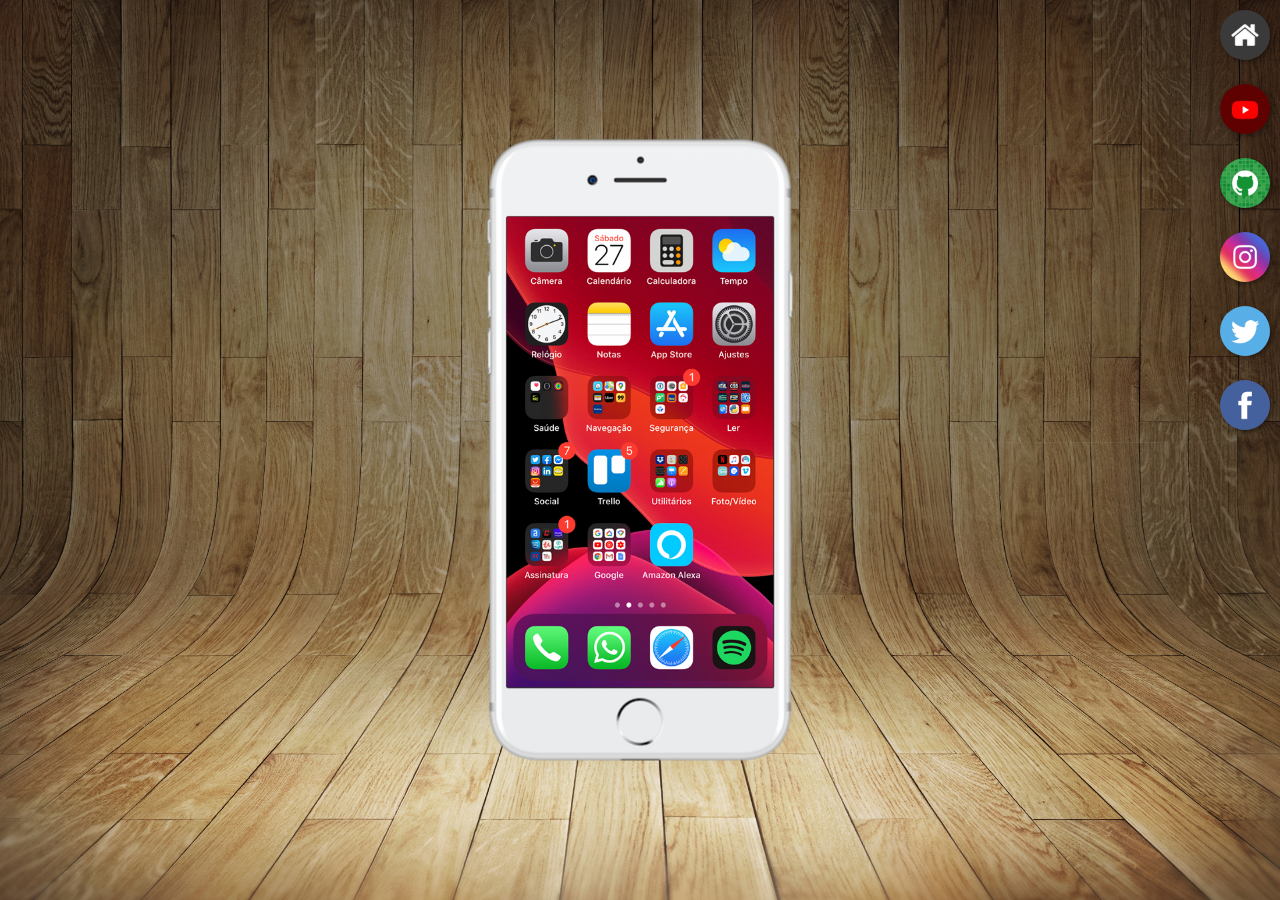
<file: index.html>
<!DOCTYPE html>
<html lang="pt-br">

<head>
    <meta charset="UTF-8">
    <meta name="viewport" content="width=device-width, initial-scale=1.0">
    <link rel="shortcut icon" href="favicon.ico" type="image/x-icon">
    <link rel="stylesheet" href="estilos/style.css">
    <title>Projeto Redes Sociais</title>
</head>

<body>

    <main>
        <section id="telefone">
            <iframe src="home.html" name="tela" id="tela" frameborder="0"></iframe>

        </section>
        <section id="redes-sociais">
            <a href="home.html" target="tela"><img src="imagens/logo-home.jpg" alt="home"></a> <br>
            <a href="youtube.html" target="tela"><img src="imagens/logo-youtube.jpg" alt="youtube"></a> <br>
            <a href="github.html" target="tela"><img src="imagens/logo-github.jpg" alt="github"></a> <br>
            <a href="instagram.html" target="tela"><img src="imagens/logo-instagram.jpg" alt="instagram"></a> <br>
            <a href="twitter.html" target="tela"><img src="imagens/logo-twitter.jpg" alt="twitter"></a> <br>
            <a href="facebook.html" target="tela"><img src="imagens/logo-facebook.jpg" alt="facebook"></a> <br>
        </section>
    </main>

</body>

</html>
</file>
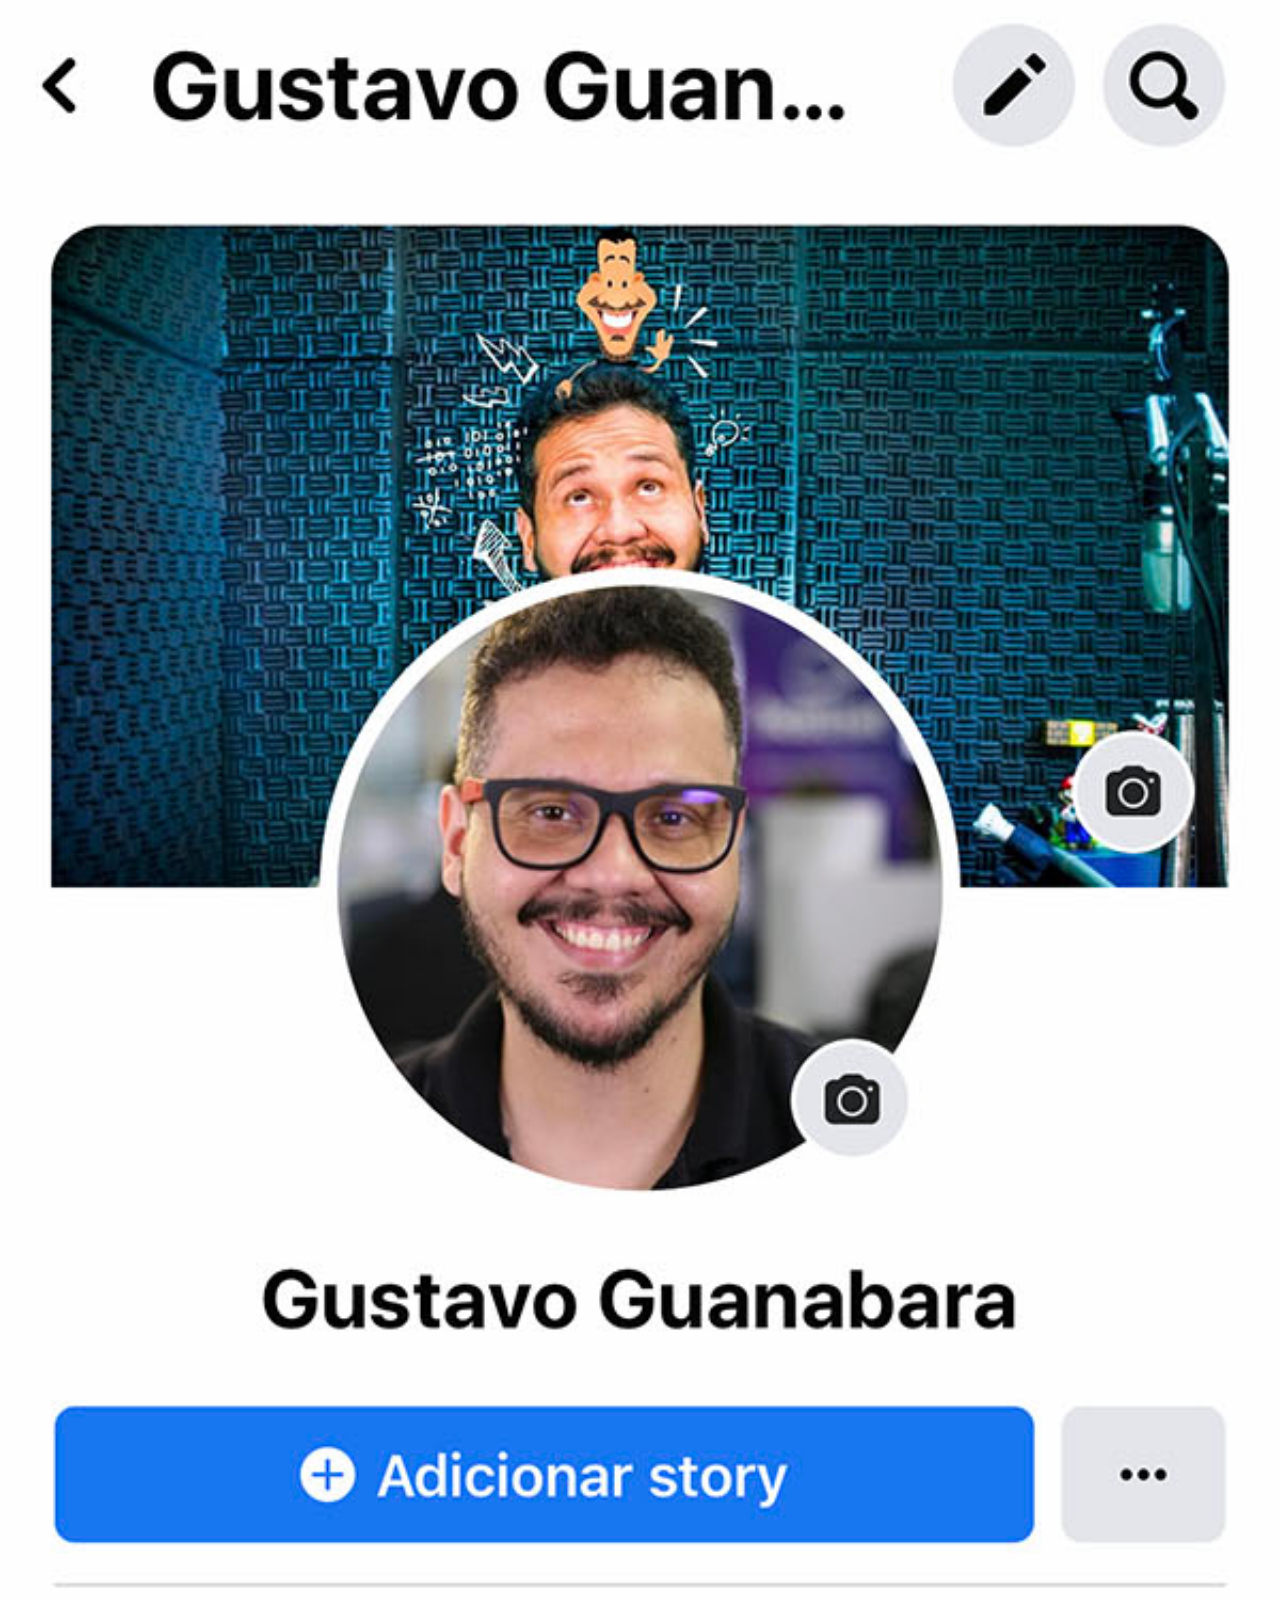
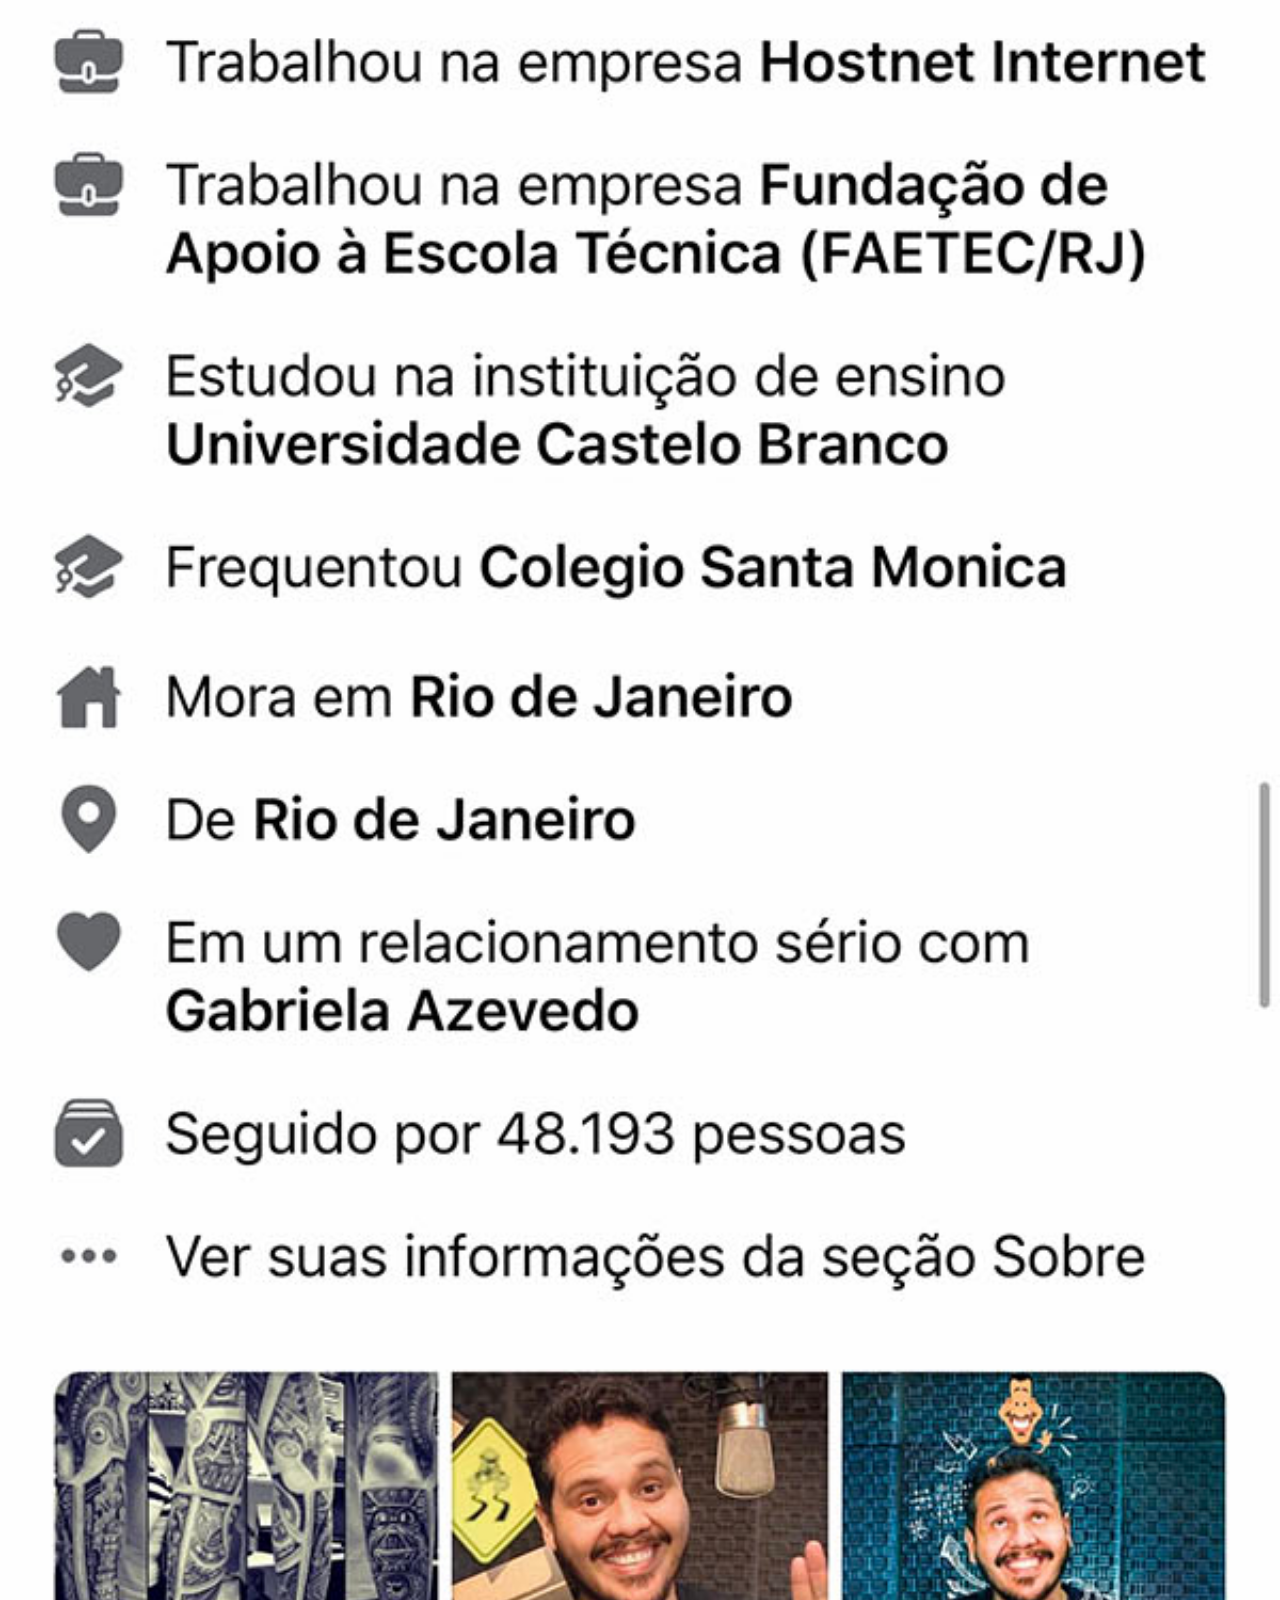
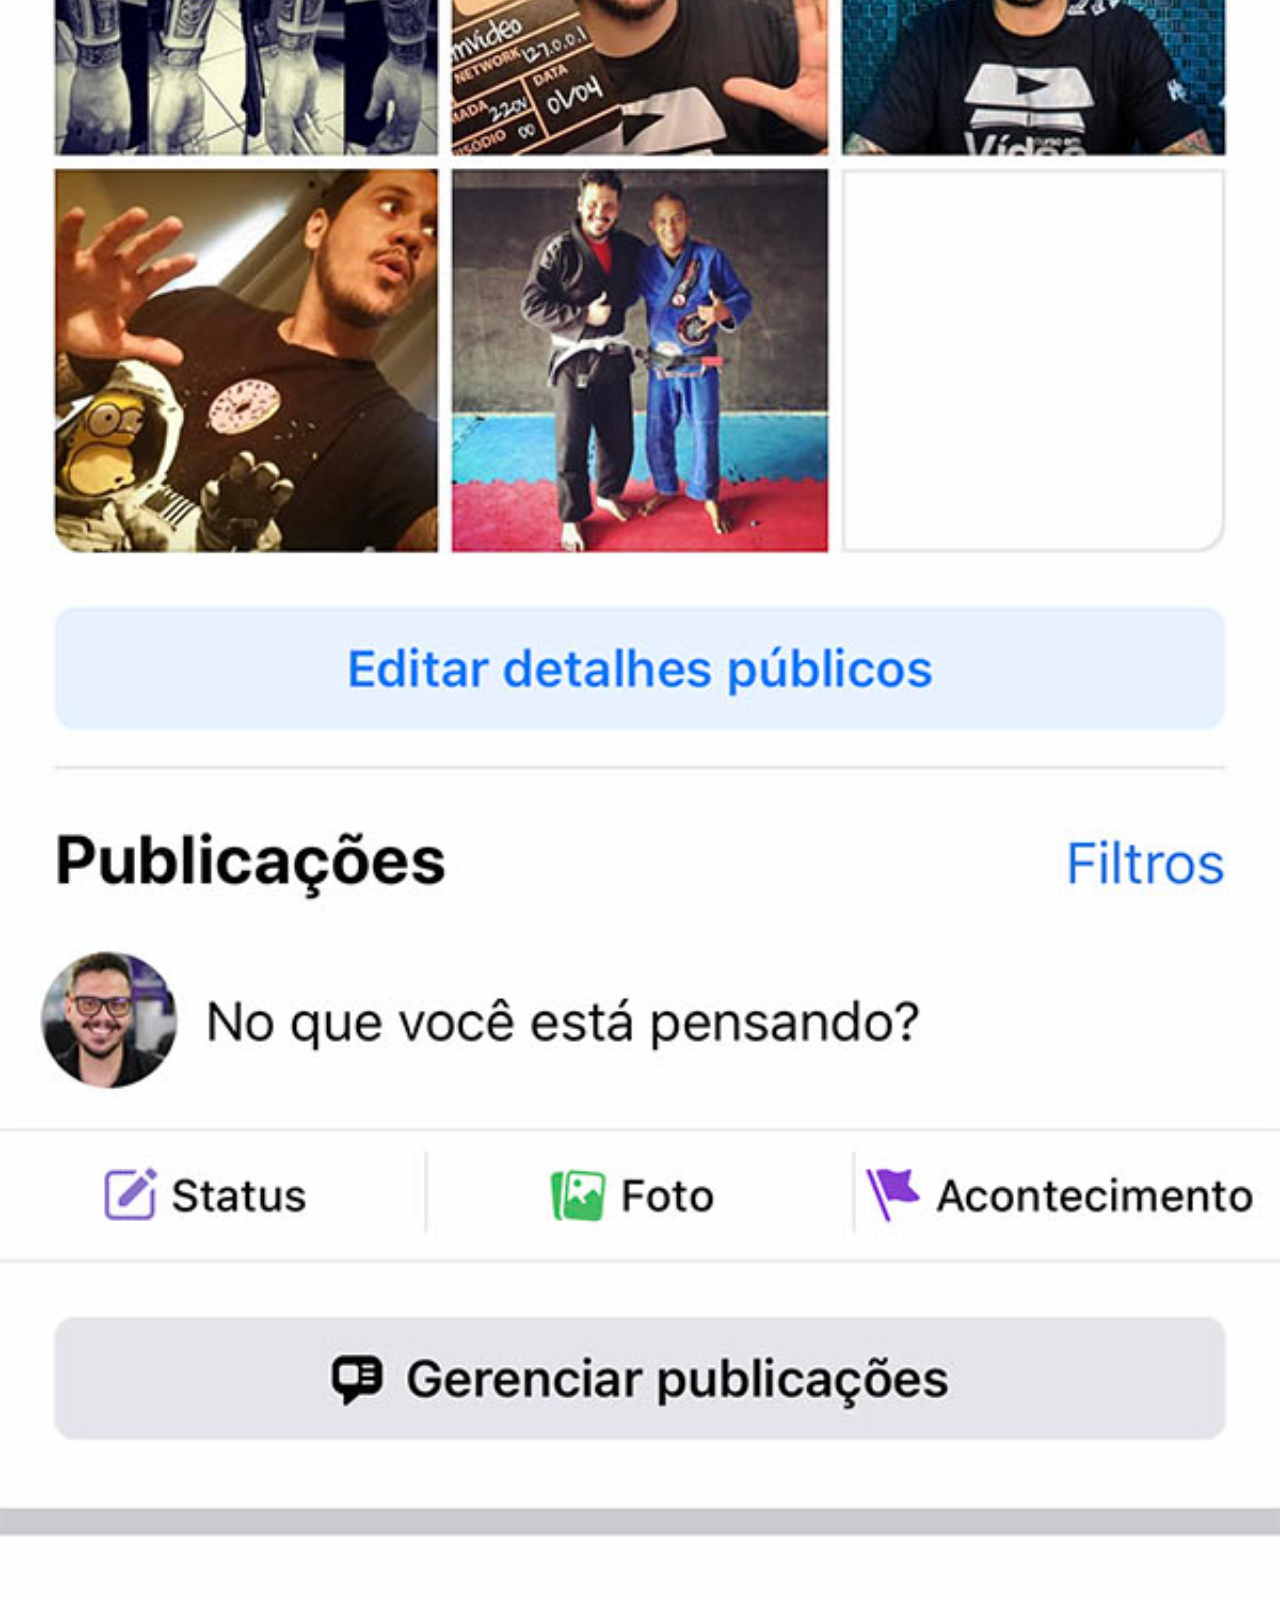
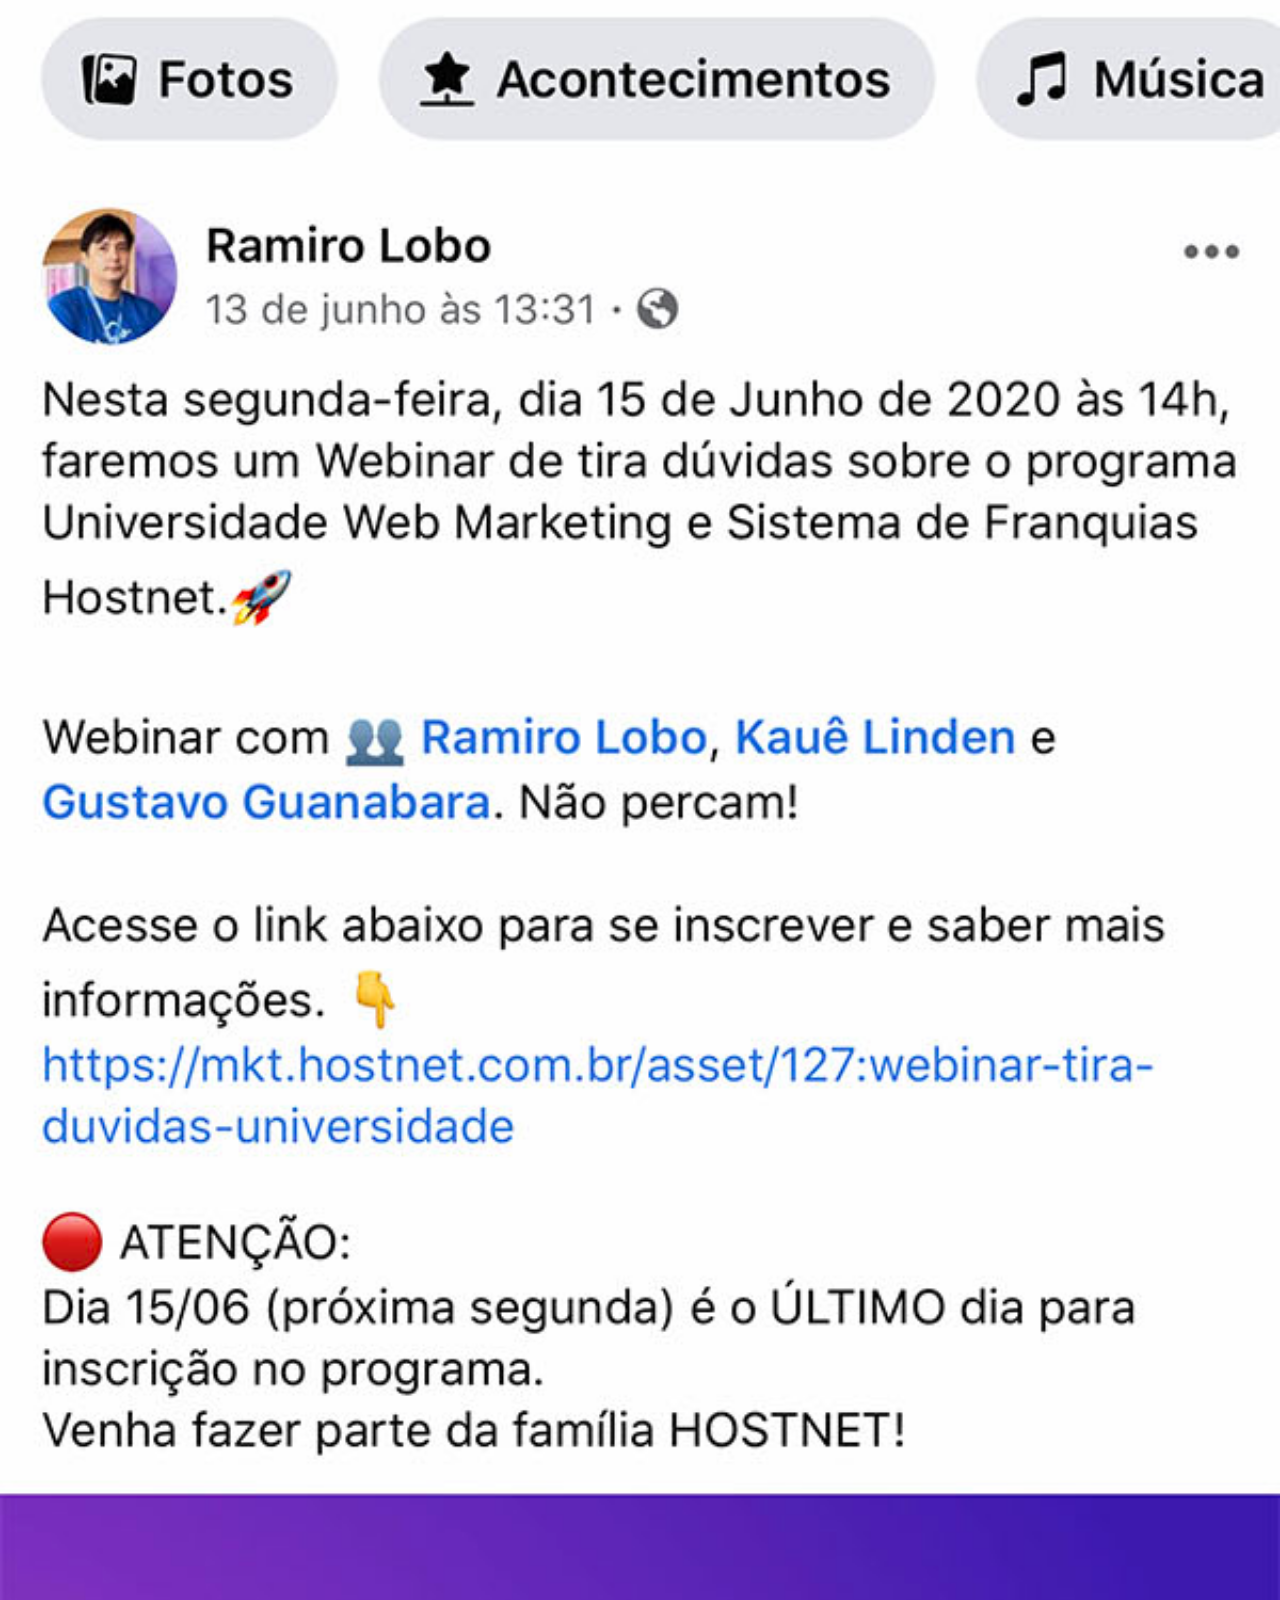
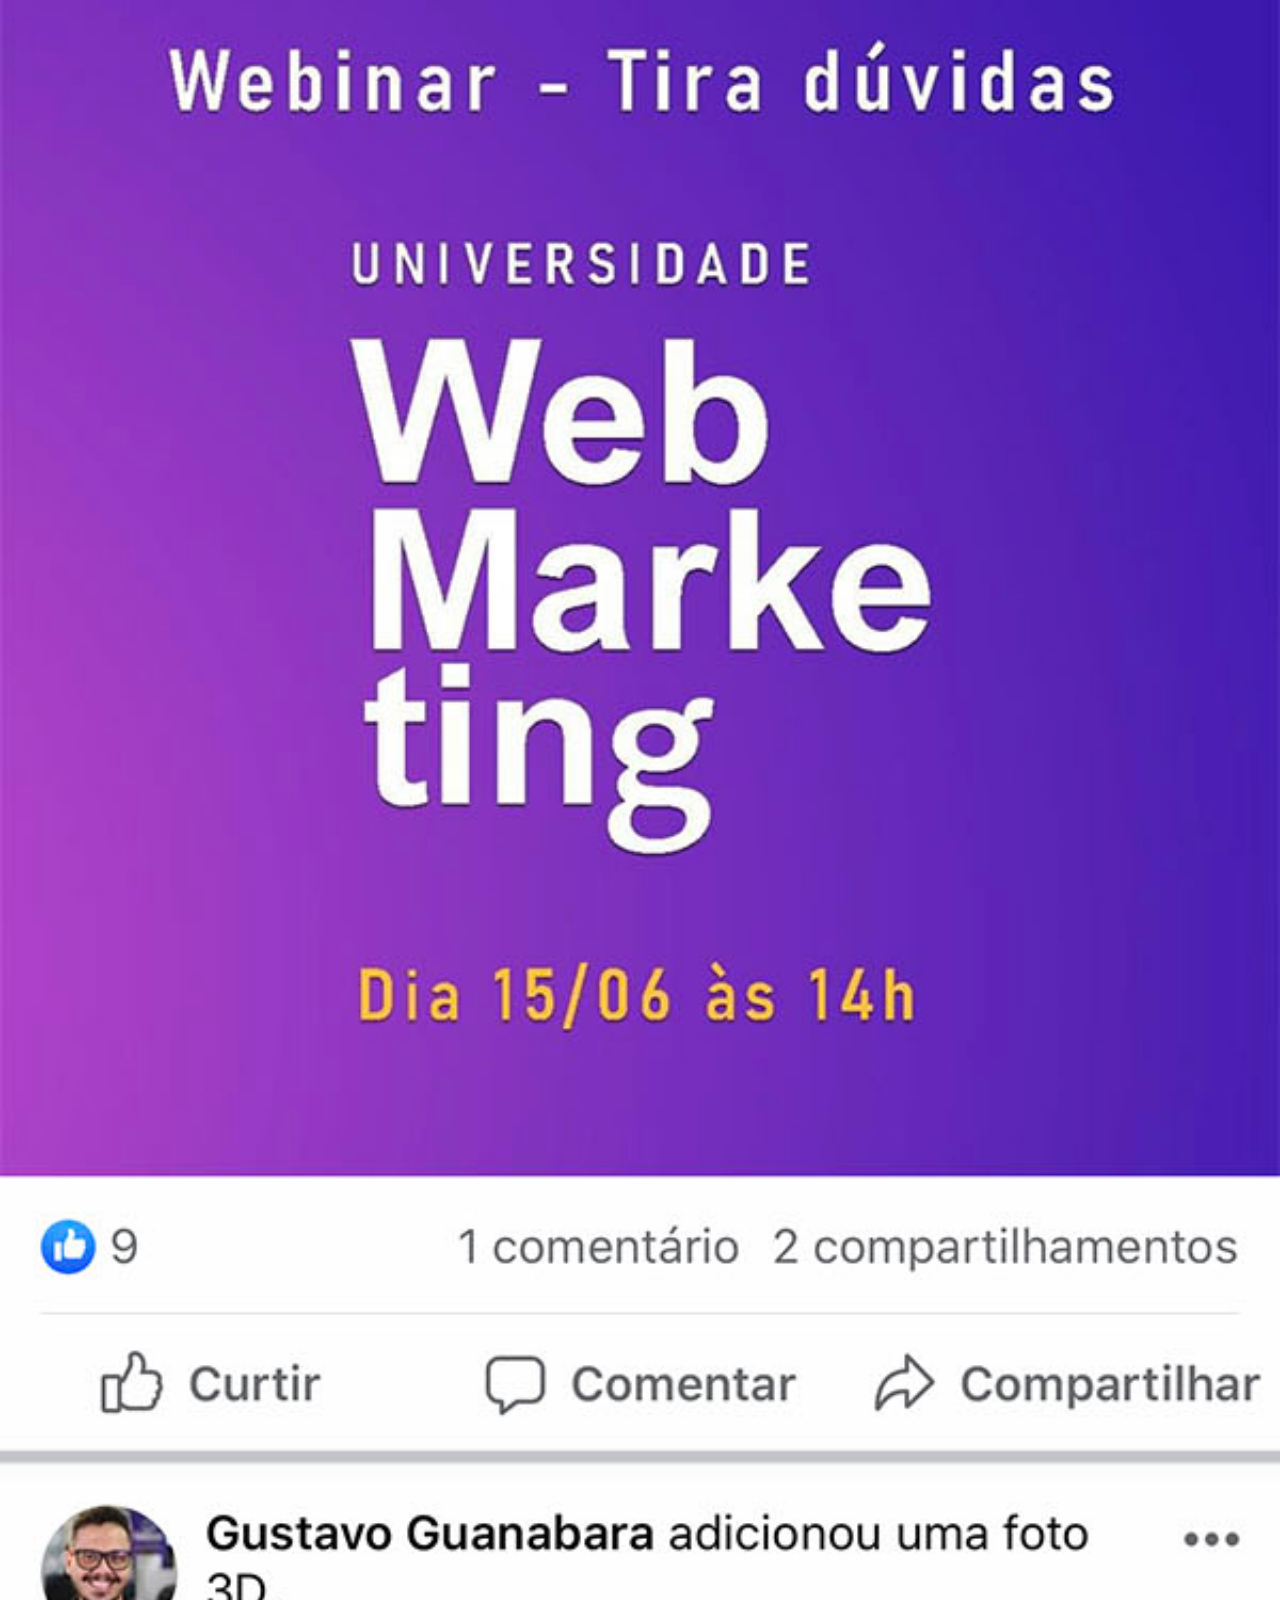
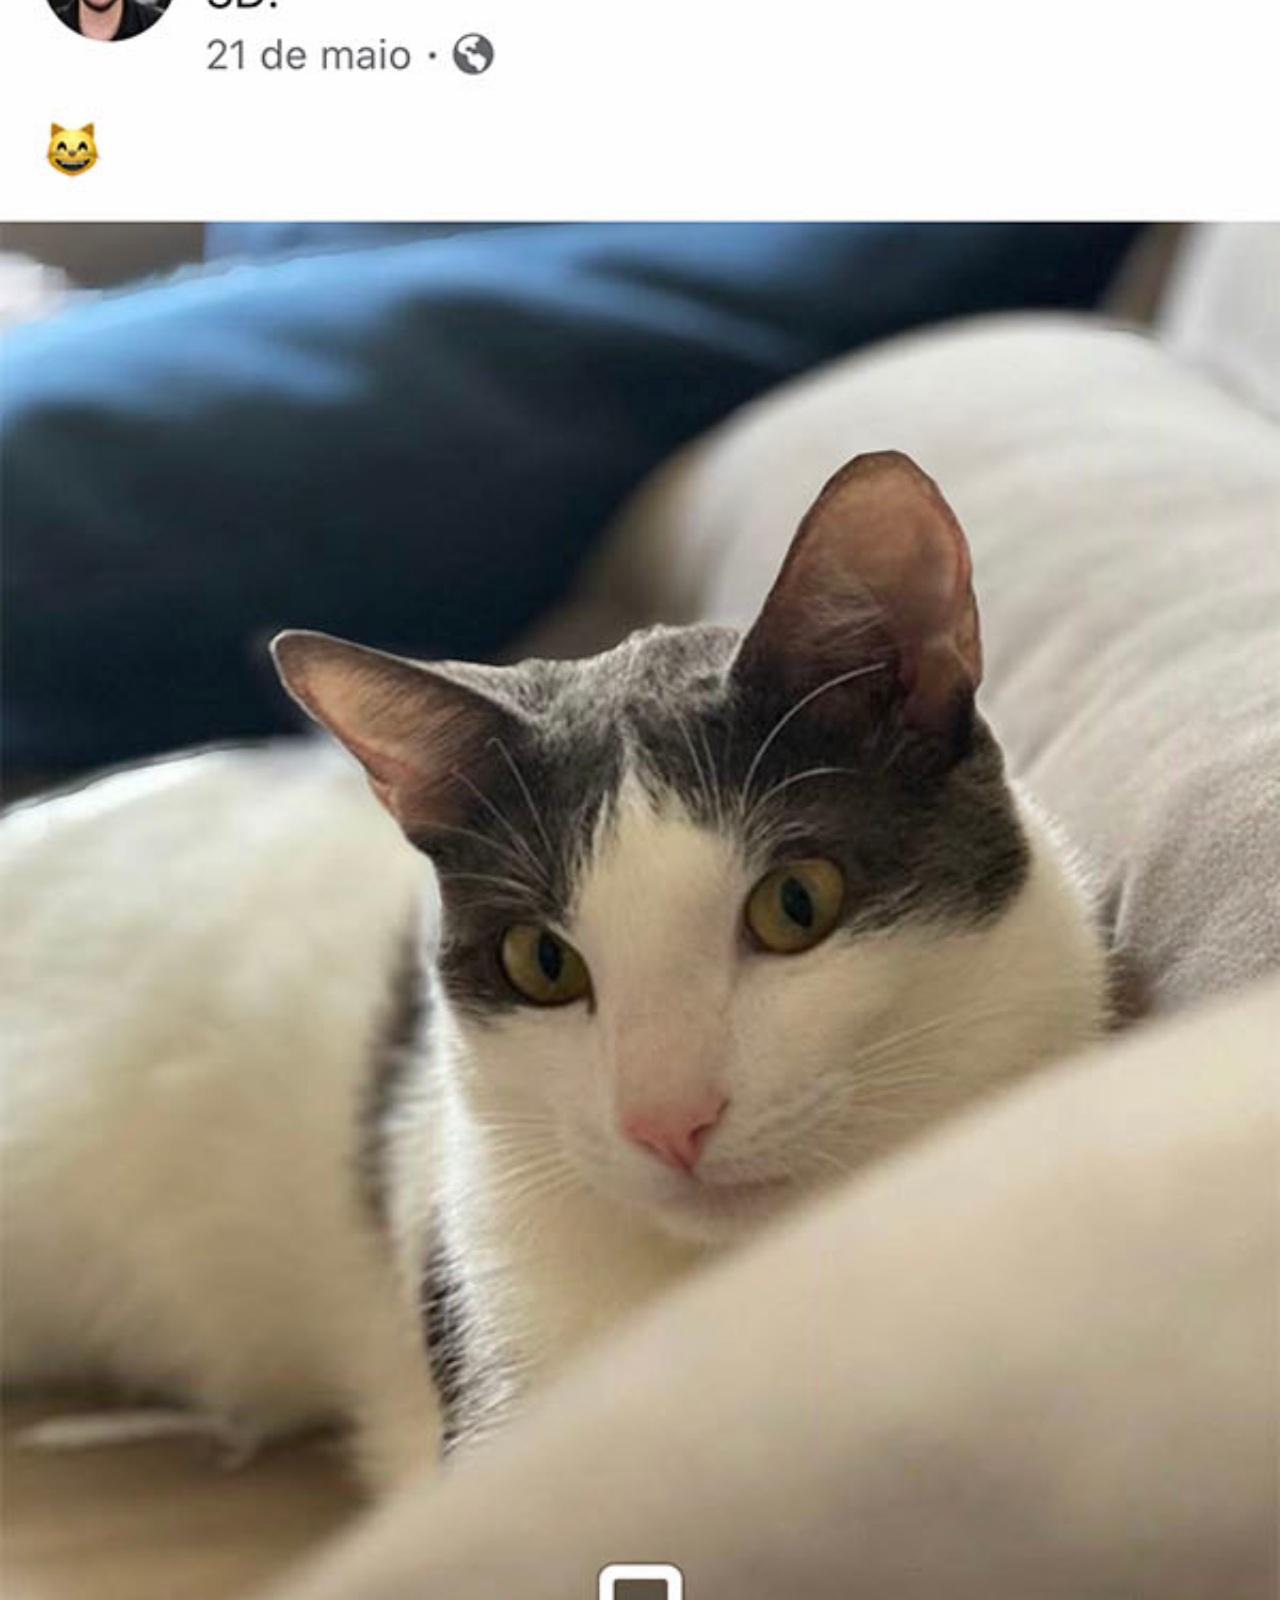
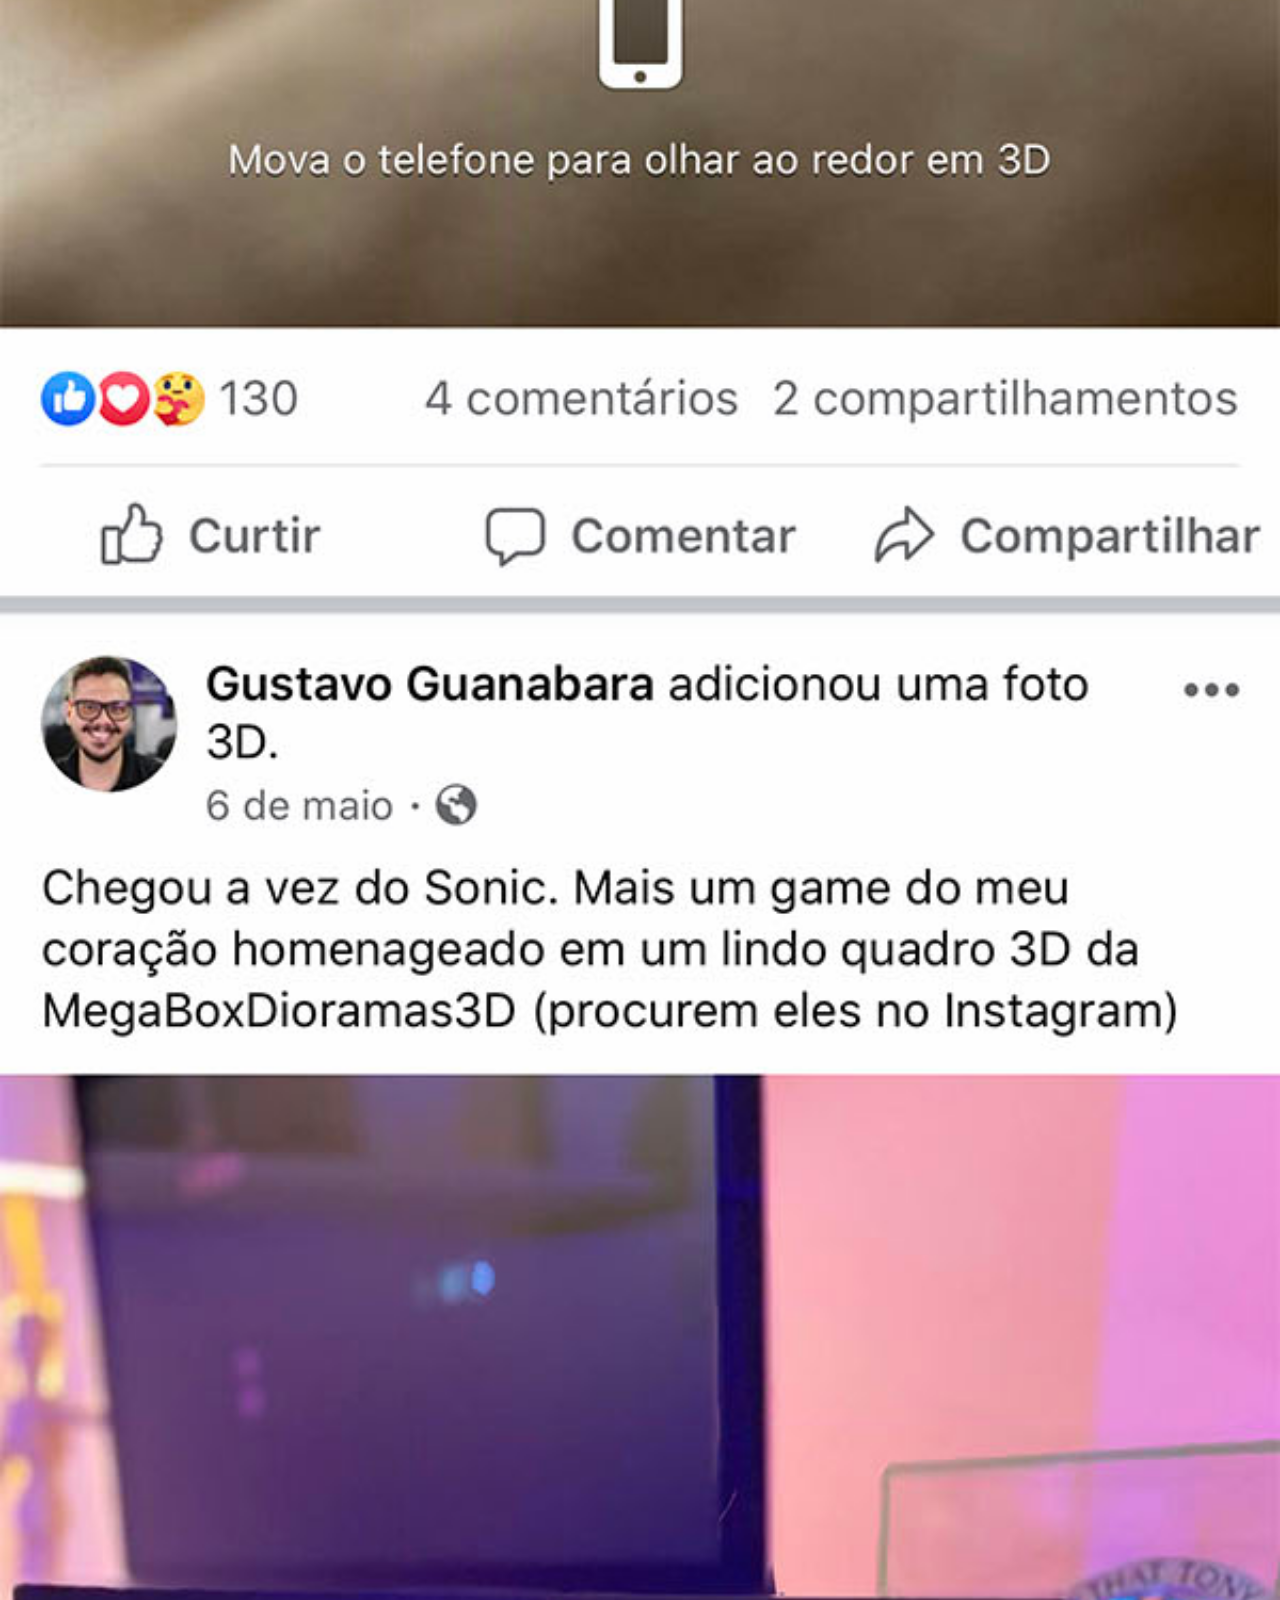
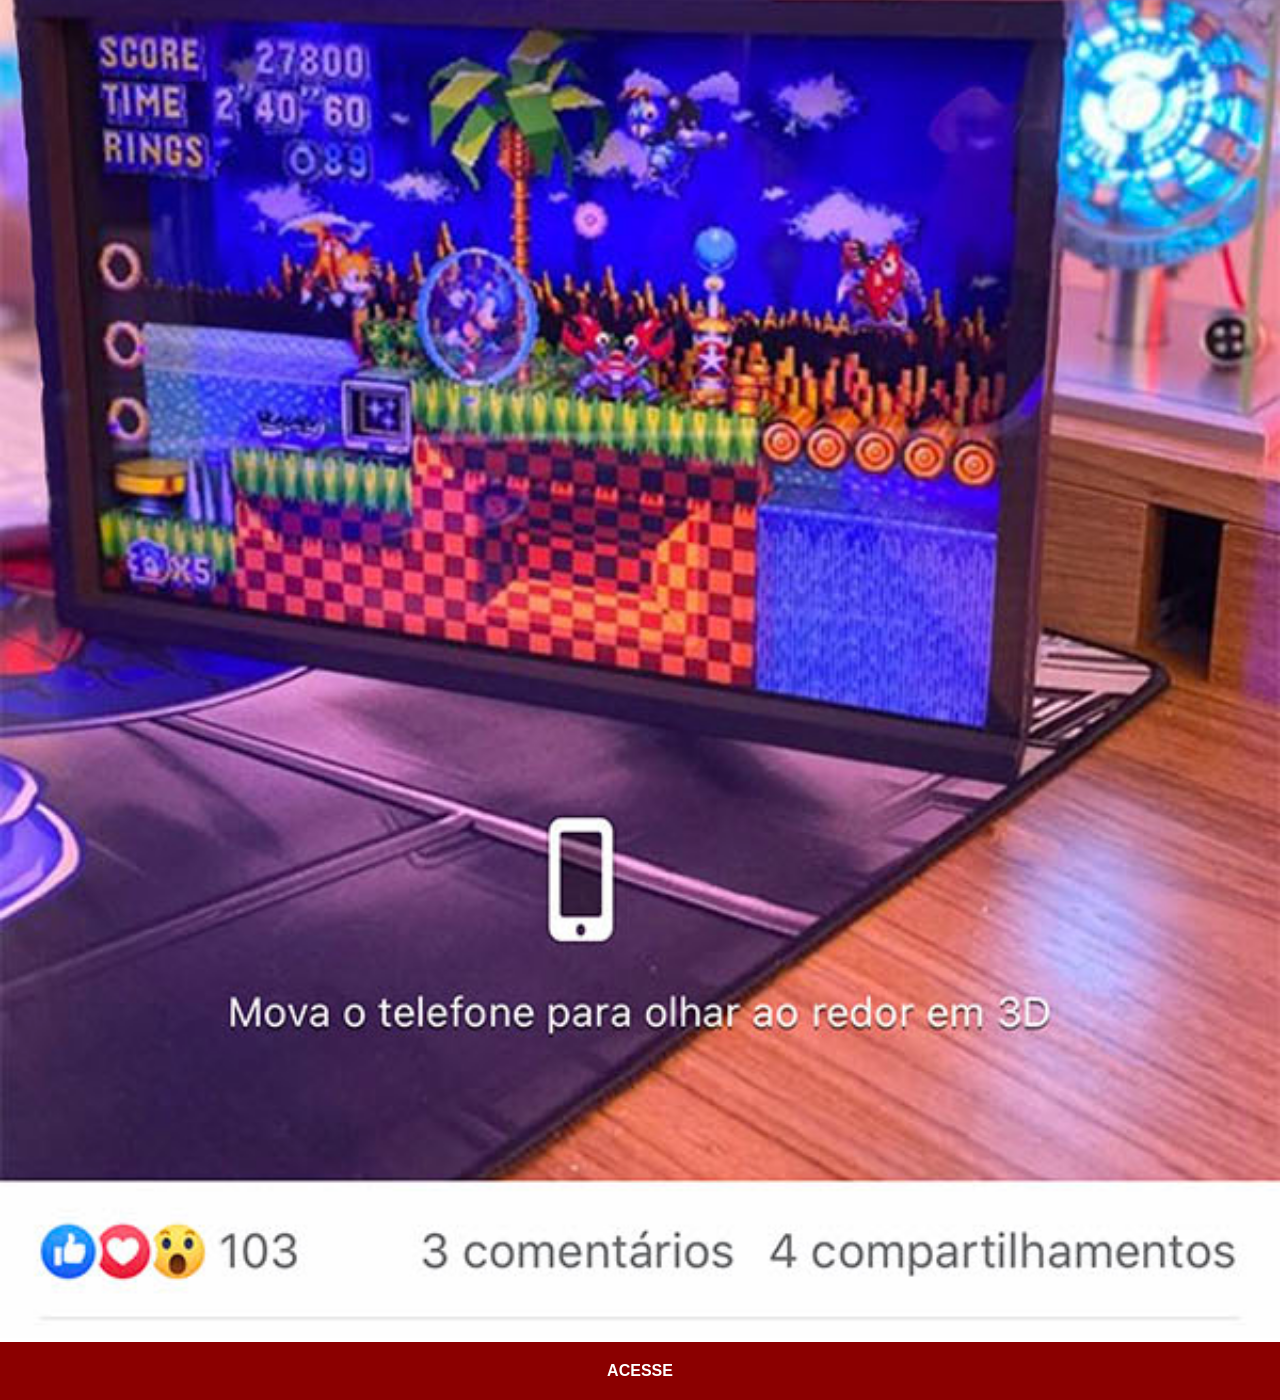
<file: facebook.html>
<!DOCTYPE html>
<html lang="pt-br">
<head>
    <meta charset="UTF-8">
    <meta name="viewport" content="width=device-width, initial-scale=1.0">
    <link rel="stylesheet" href="estilos/social.css">
    <title>FaceBook</title>
</head>
<body>

    <img src="imagens/tela-facebook.jpg" alt="">
    <a href="https://www.facebook.com/gustavoguanabara/?locale=pt_BR" target="_blank" rel="noopener noreferrer">ACESSE</a>
    
</body>
</html>
</file>
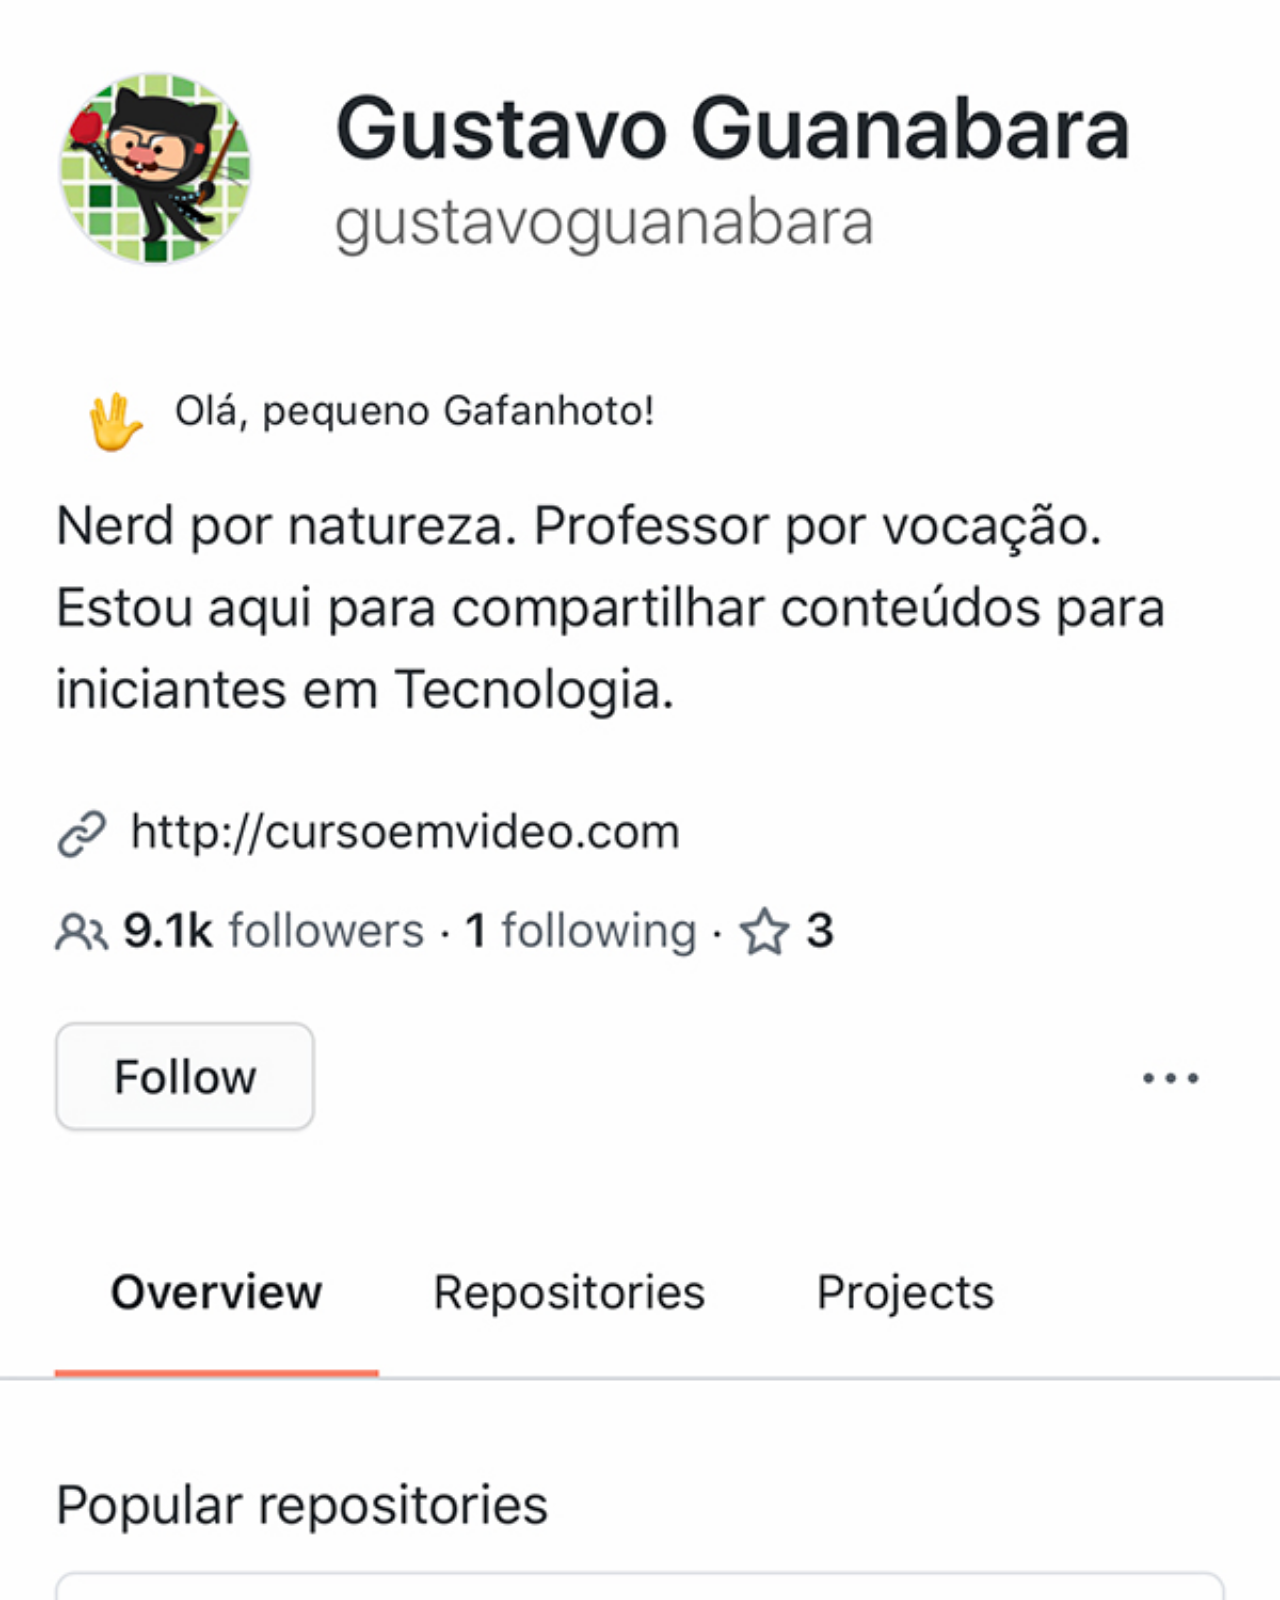
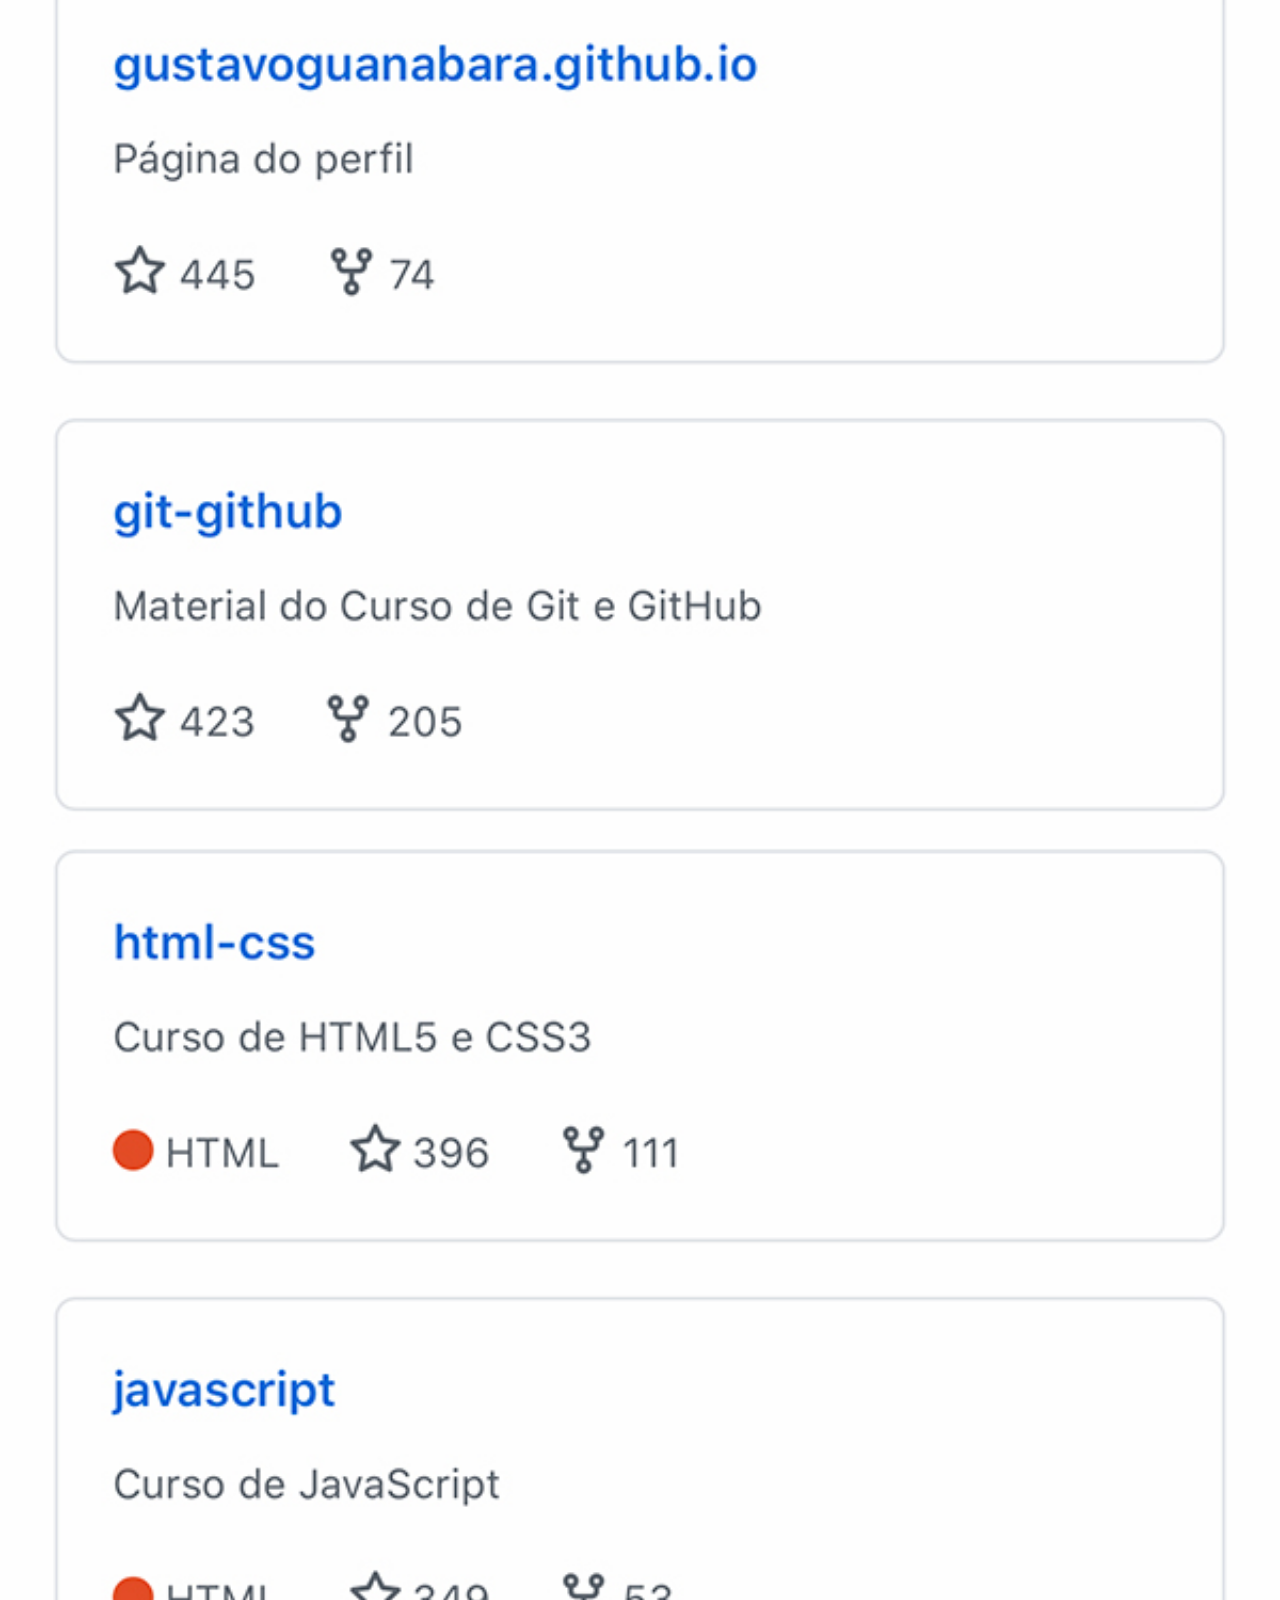
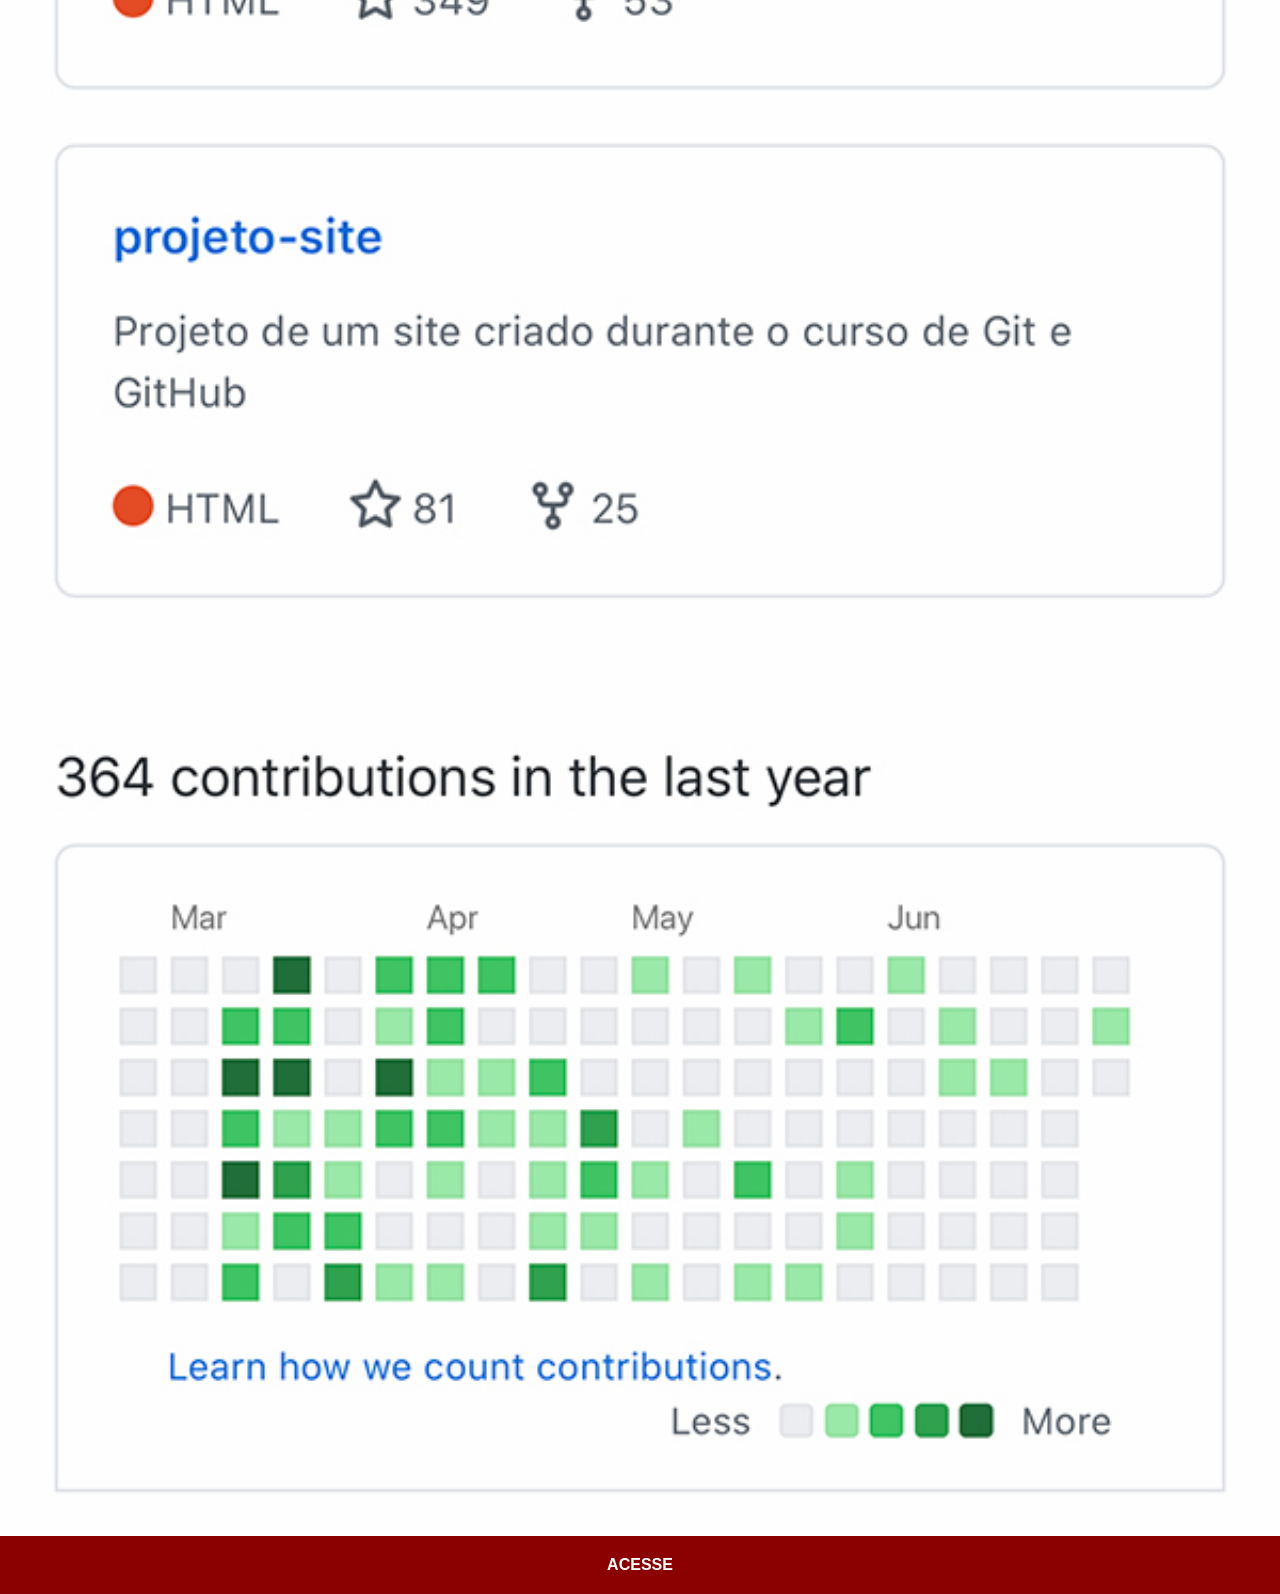
<file: github.html>
<!DOCTYPE html>
<html lang="pt-br">

<head>
    <meta charset="UTF-8">
    <meta name="viewport" content="width=device-width, initial-scale=1.0">
    <link rel="stylesheet" href="estilos/social.css">
    <title>GitHub</title>
</head>

<body>
    <img src="imagens/tela-github.jpg" alt="GitHub">
    <a href="https://github.com/gustavoguanabara" target="_blank" rel="noopener noreferrer">ACESSE</a>
</body>

</html>
</file>
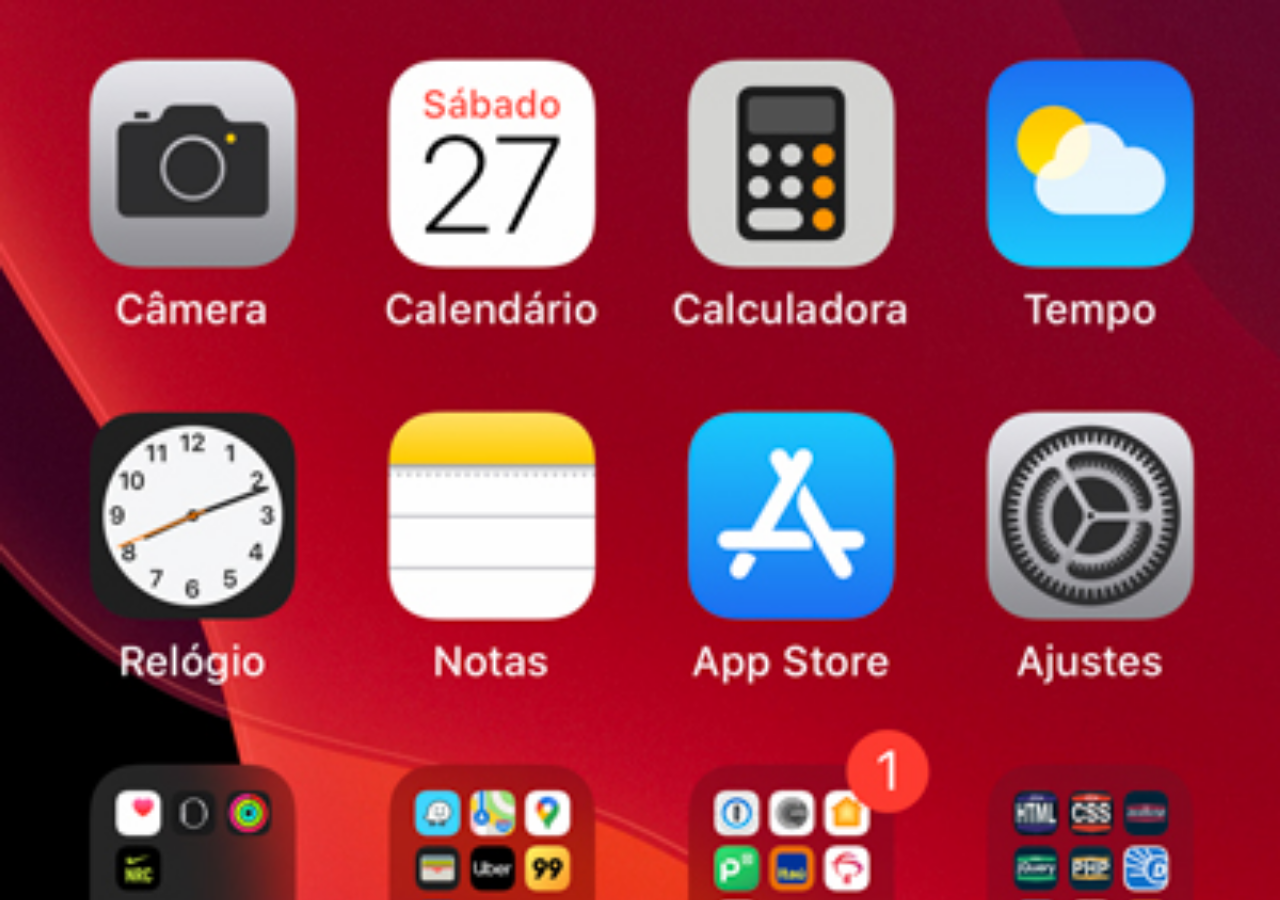
<file: home.html>
<!DOCTYPE html>
<html lang="pt-br">

<head>
    <meta charset="UTF-8">
    <meta name="viewport" content="width=device-width, initial-scale=1.0">
    <title>Home</title>
</head>

<style>
    * {
        margin: 0;
        padding: 0;
    }

    body {
        width: 100vw;
        height: 100vh;
        background: black url(imagens/tela-home.jpg) no-repeat top center;
        background-size: cover;
        /* fica do tamanho da imagem iframe dentro da outra */
    }
</style>

<body>

</body>

</html>
</file>
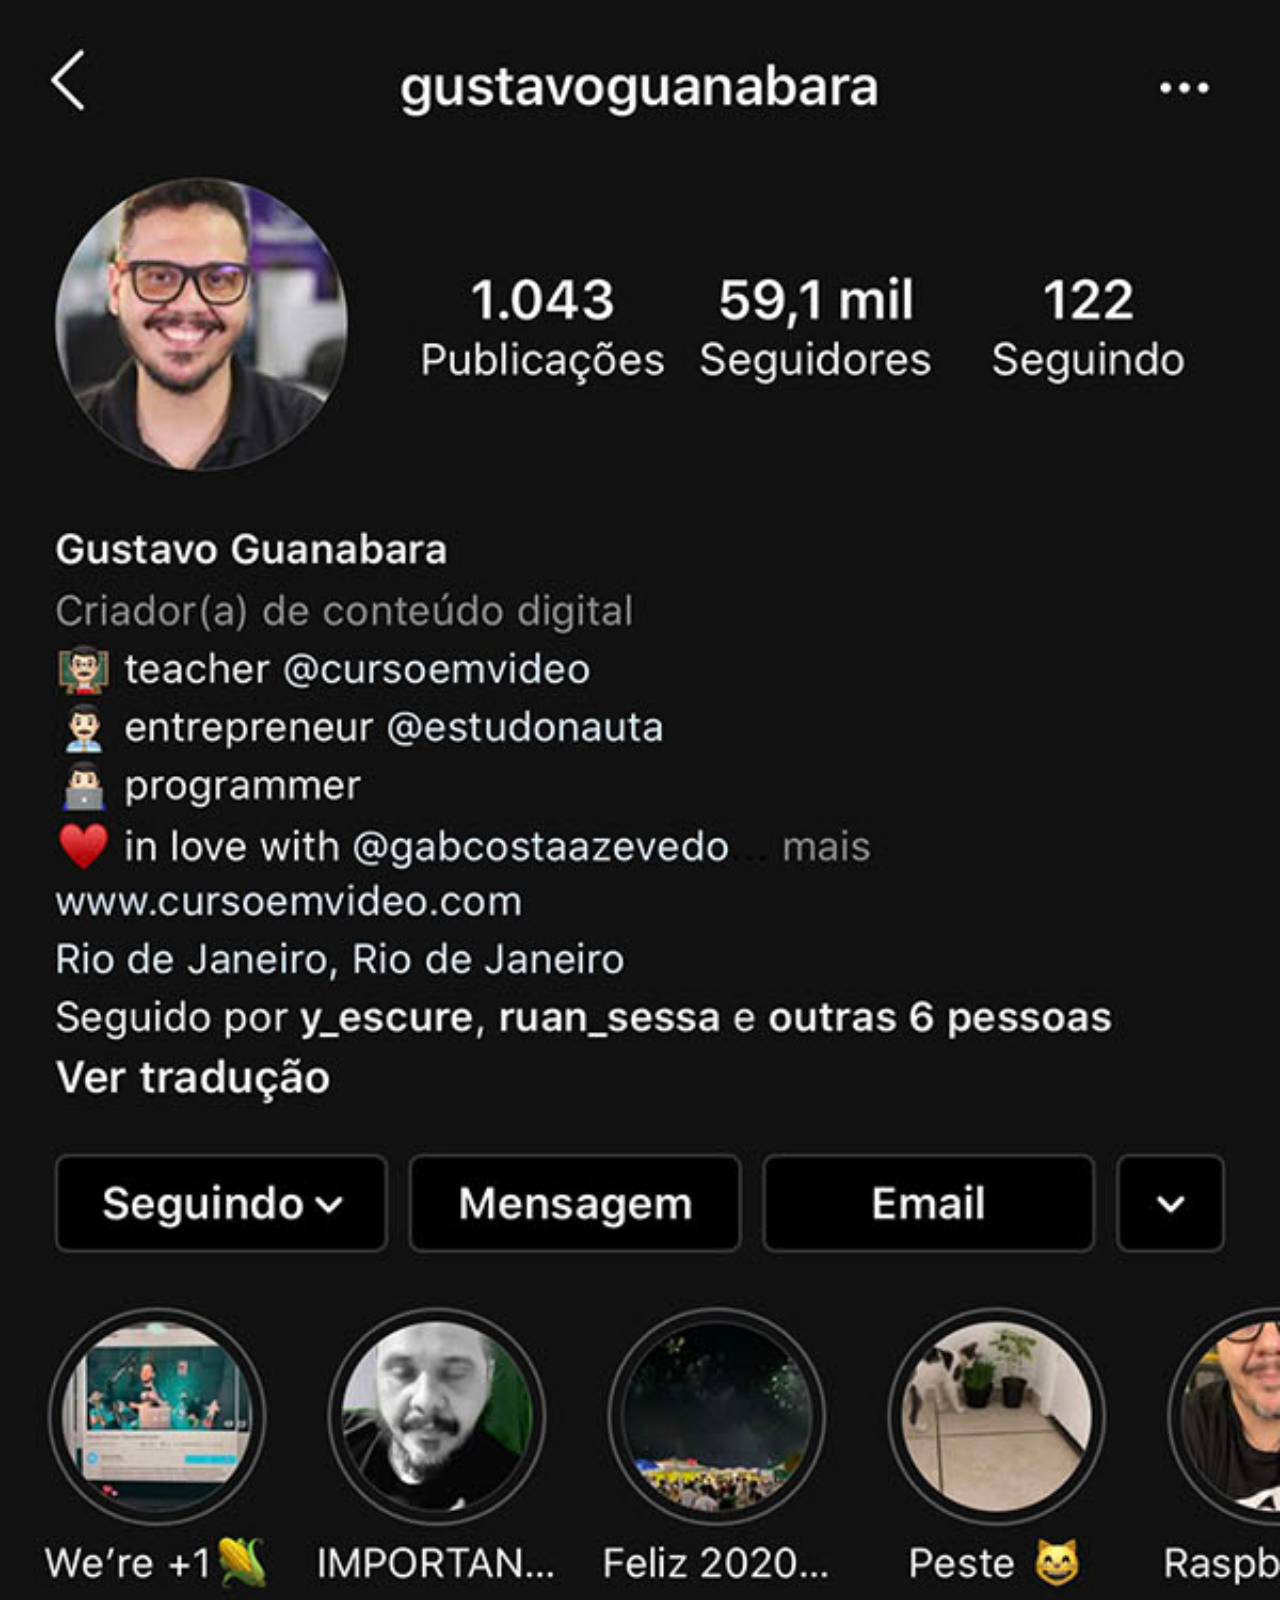
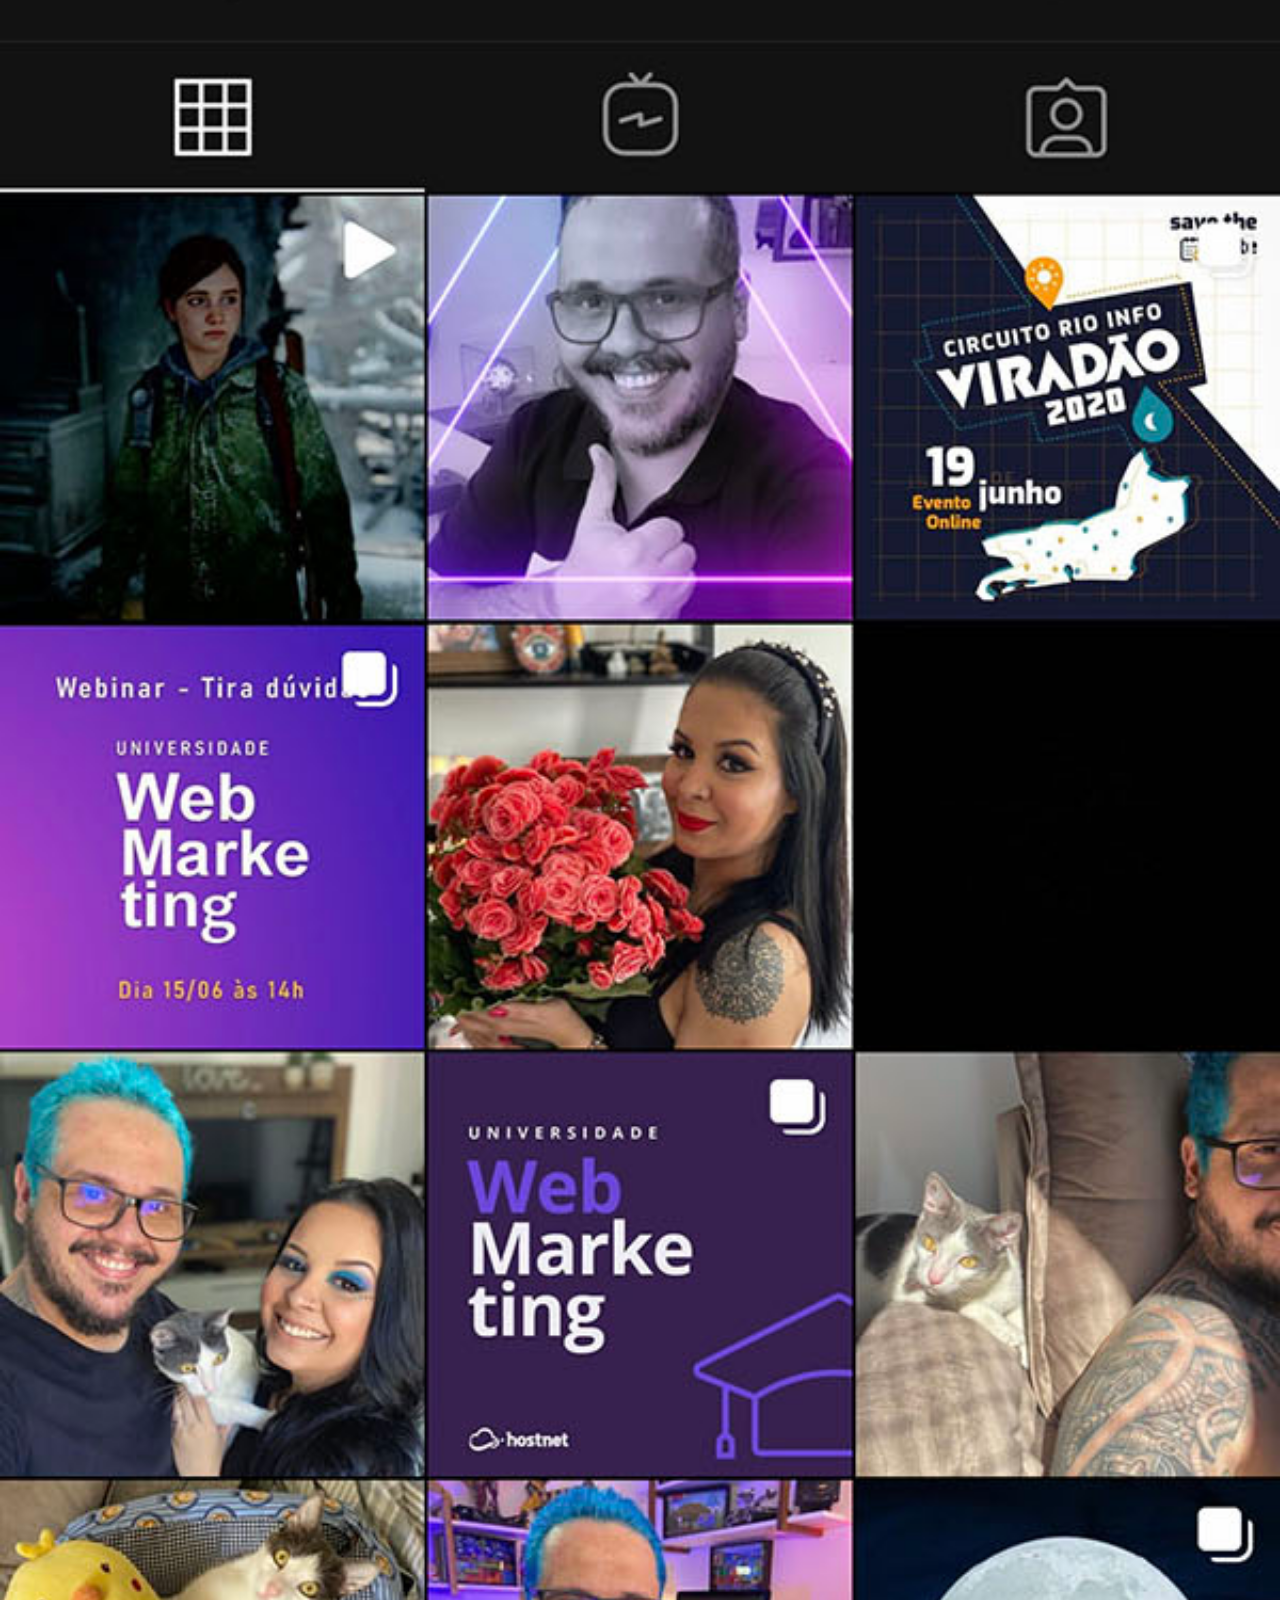
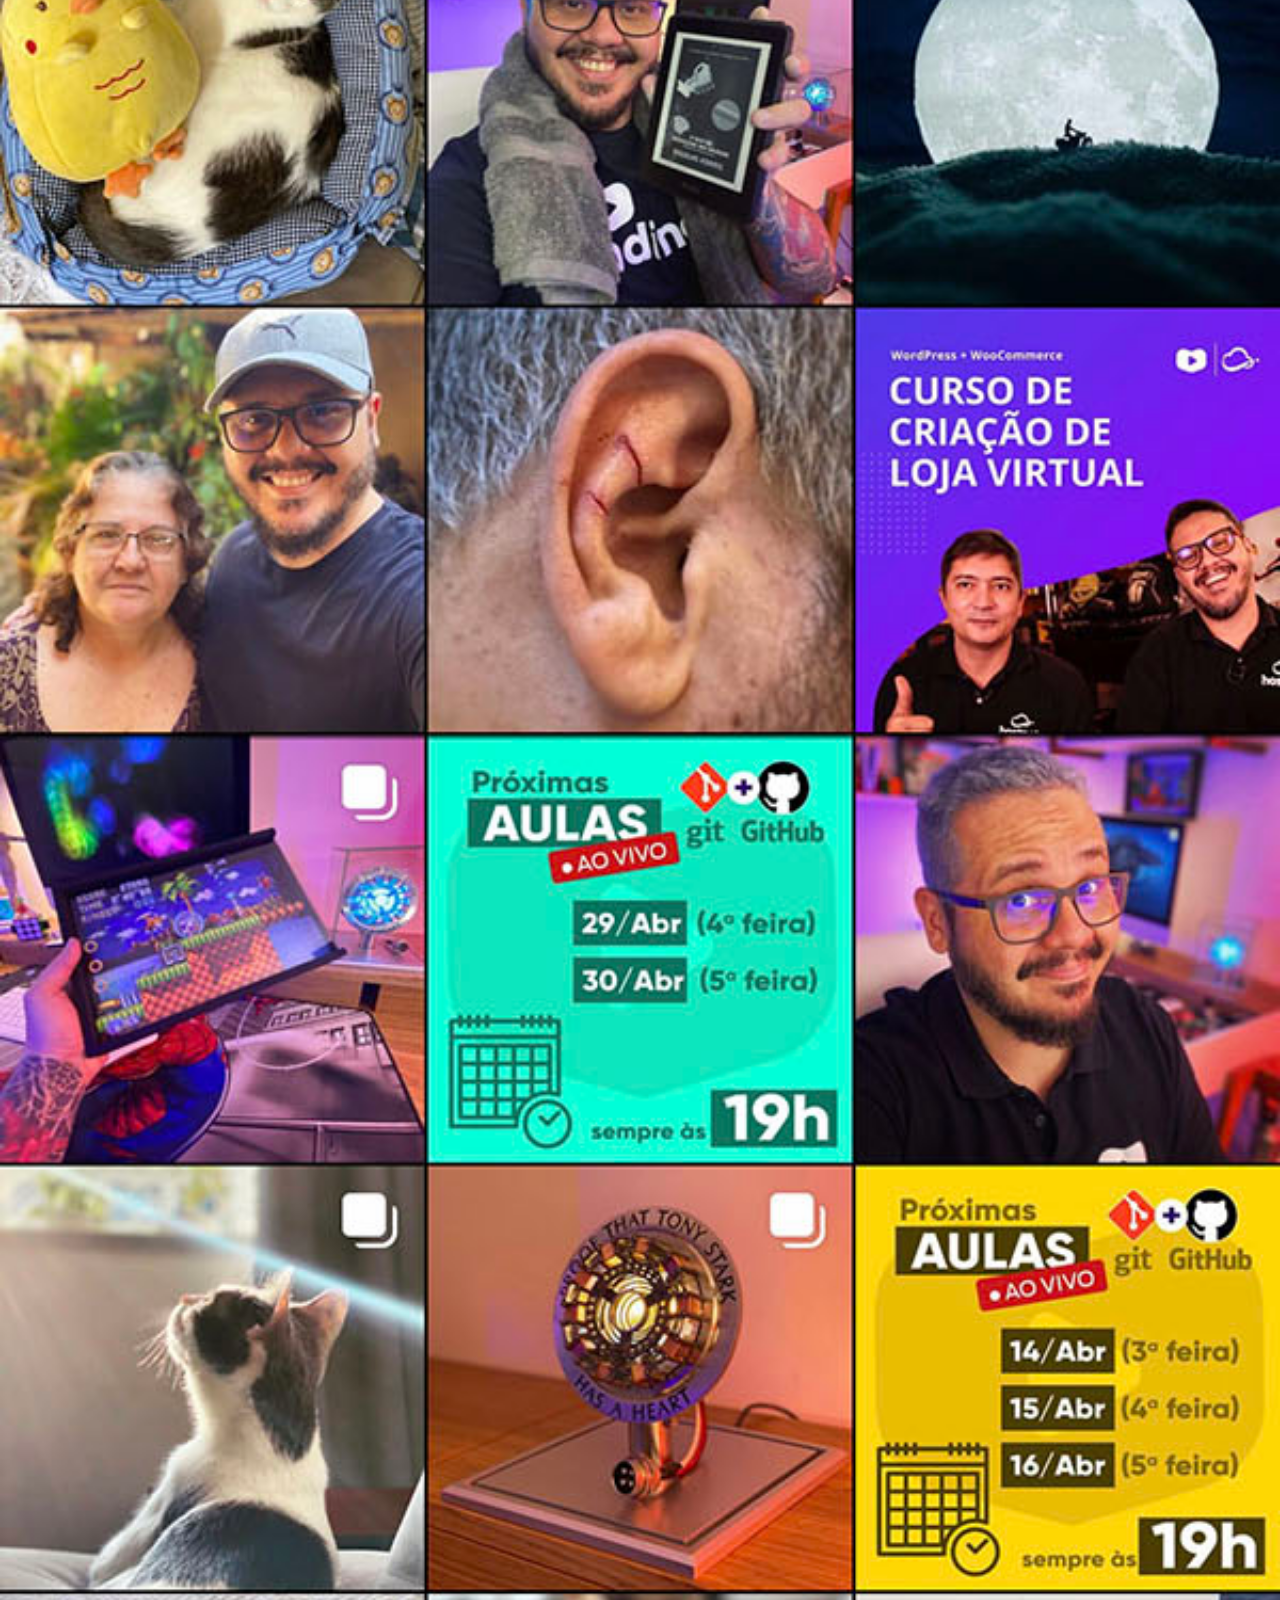
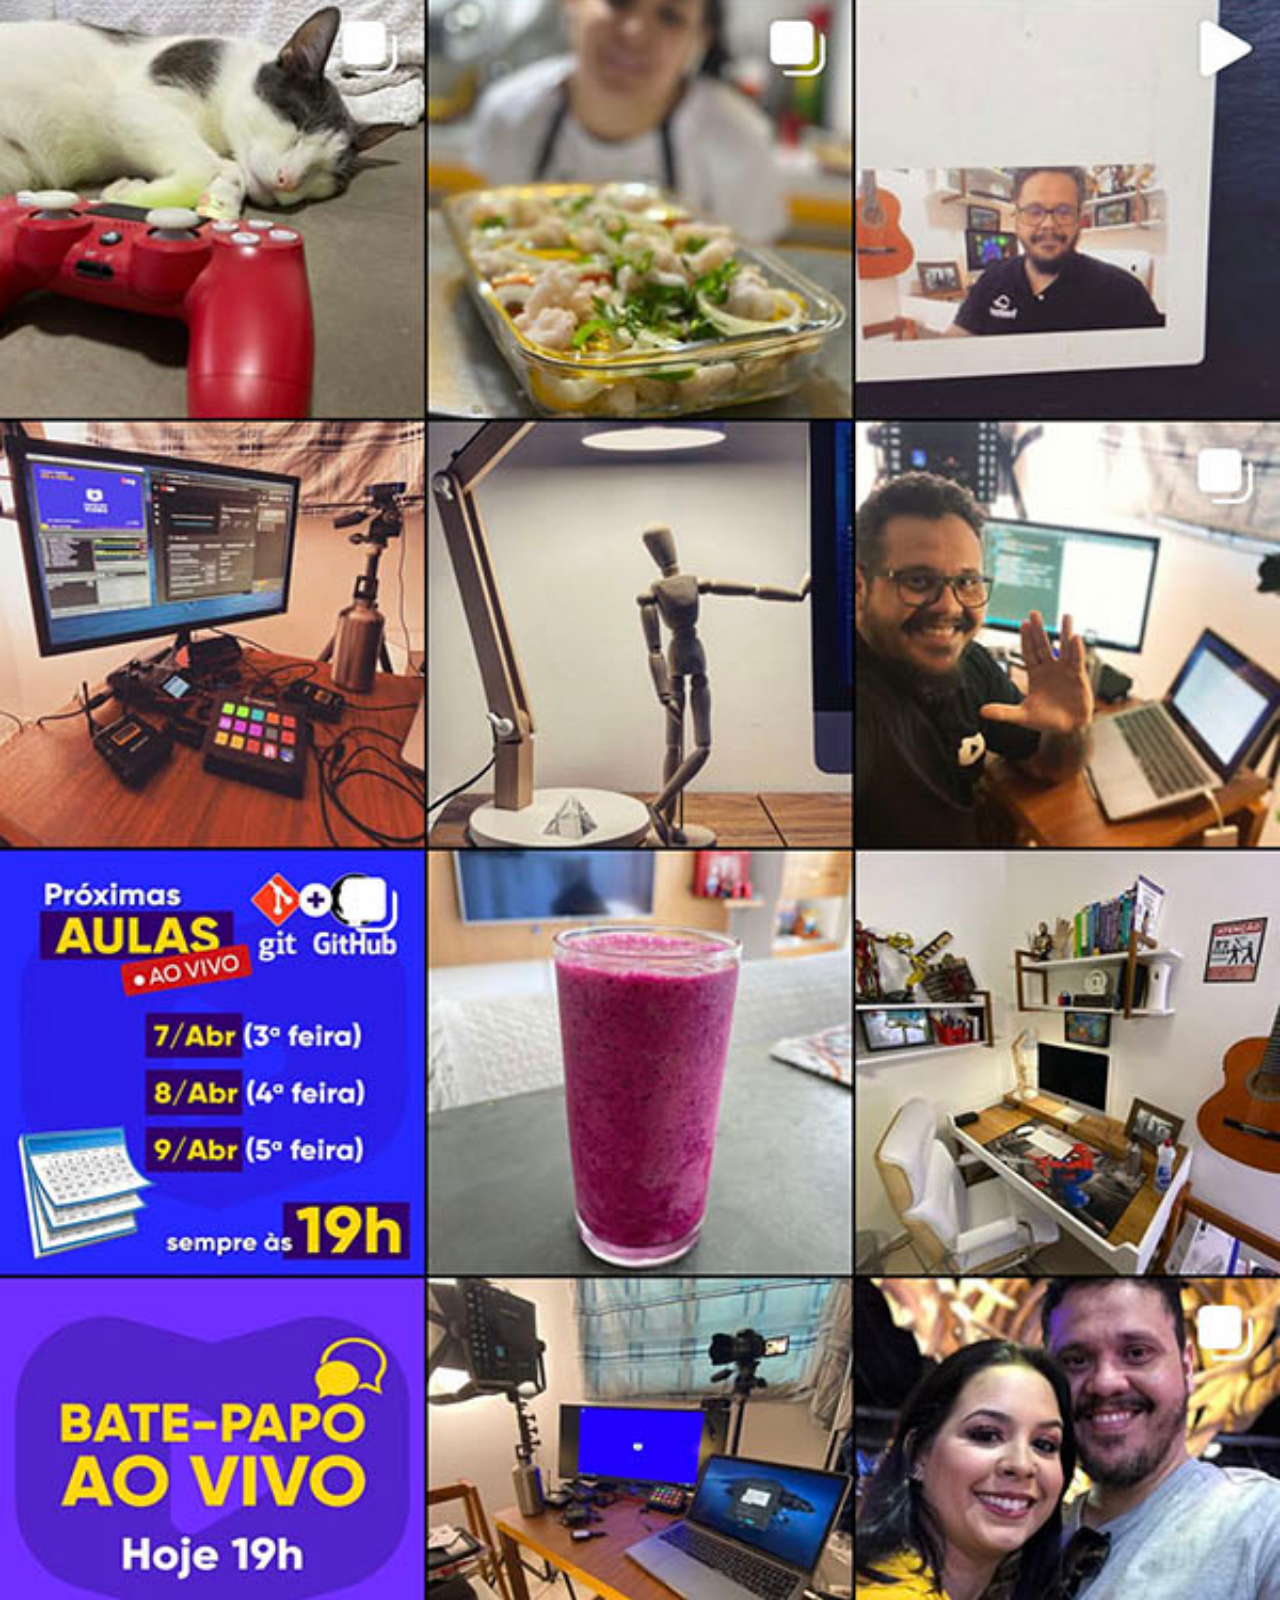
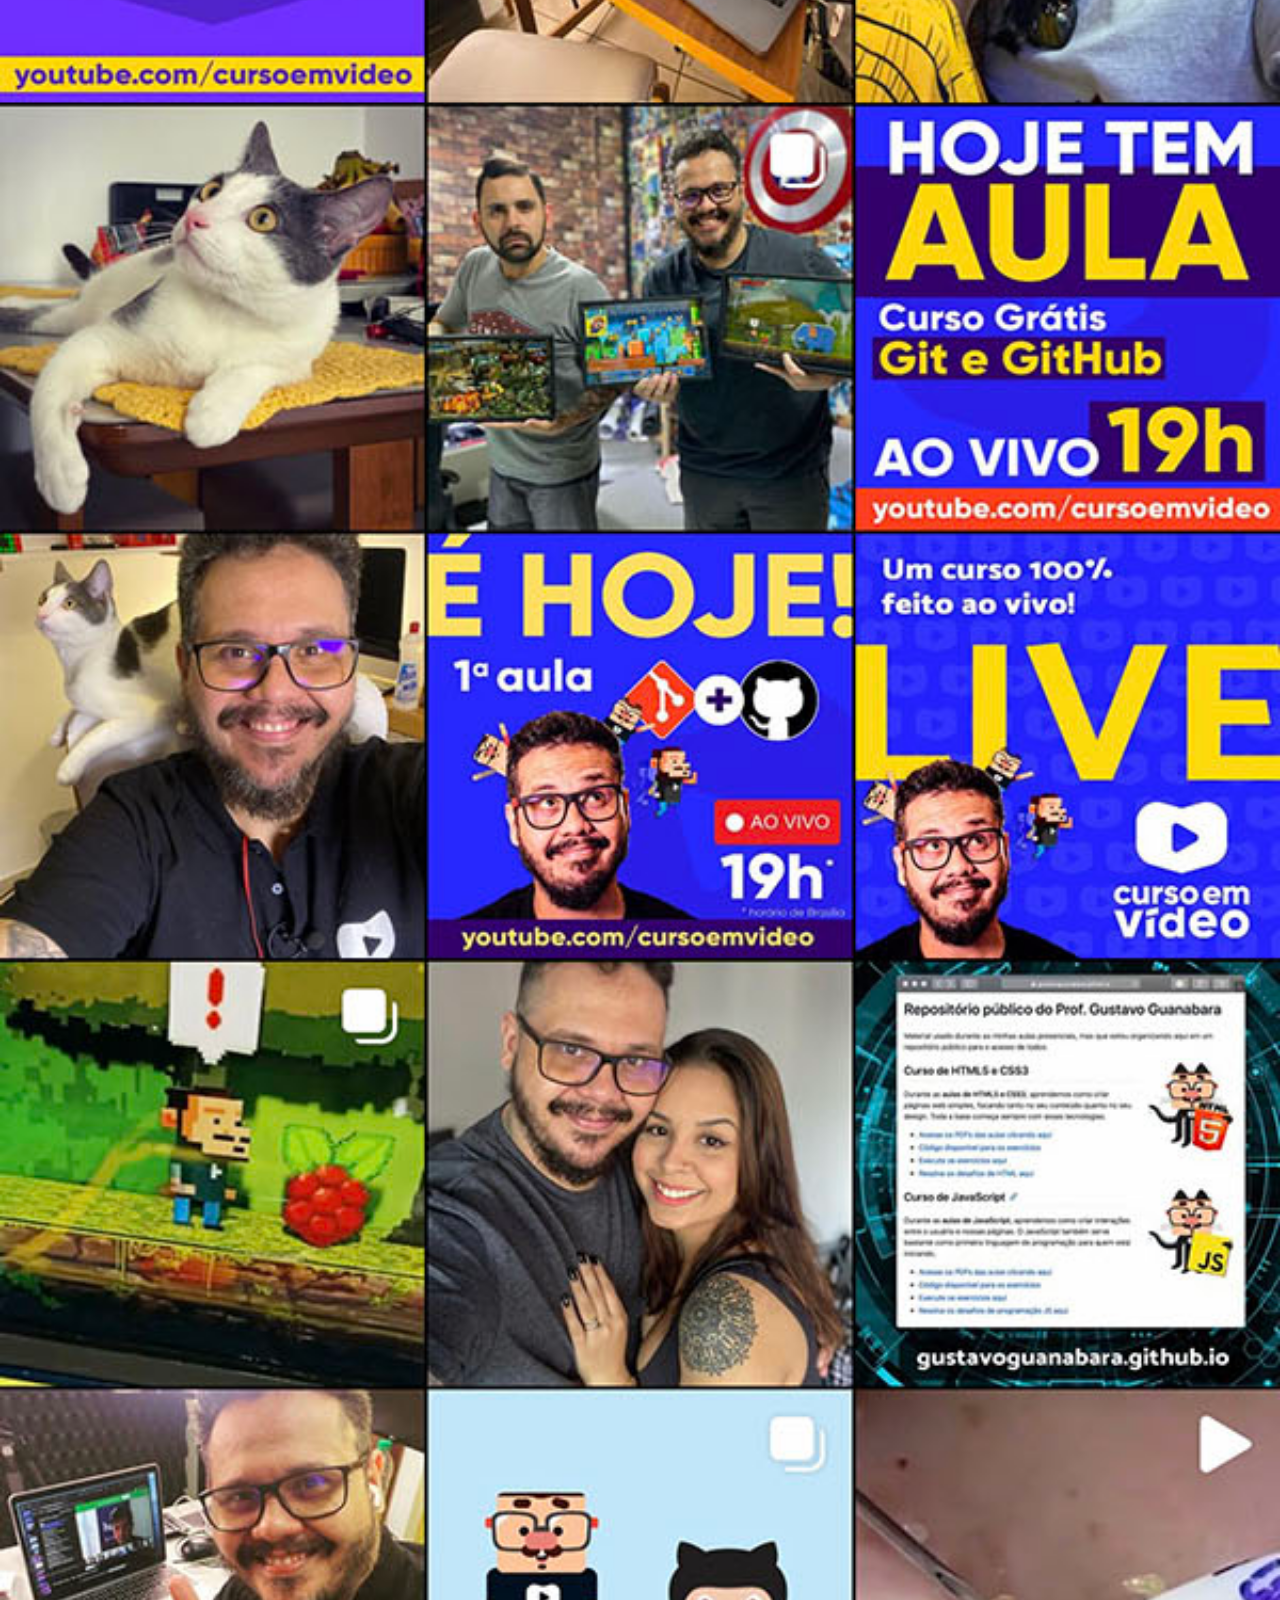
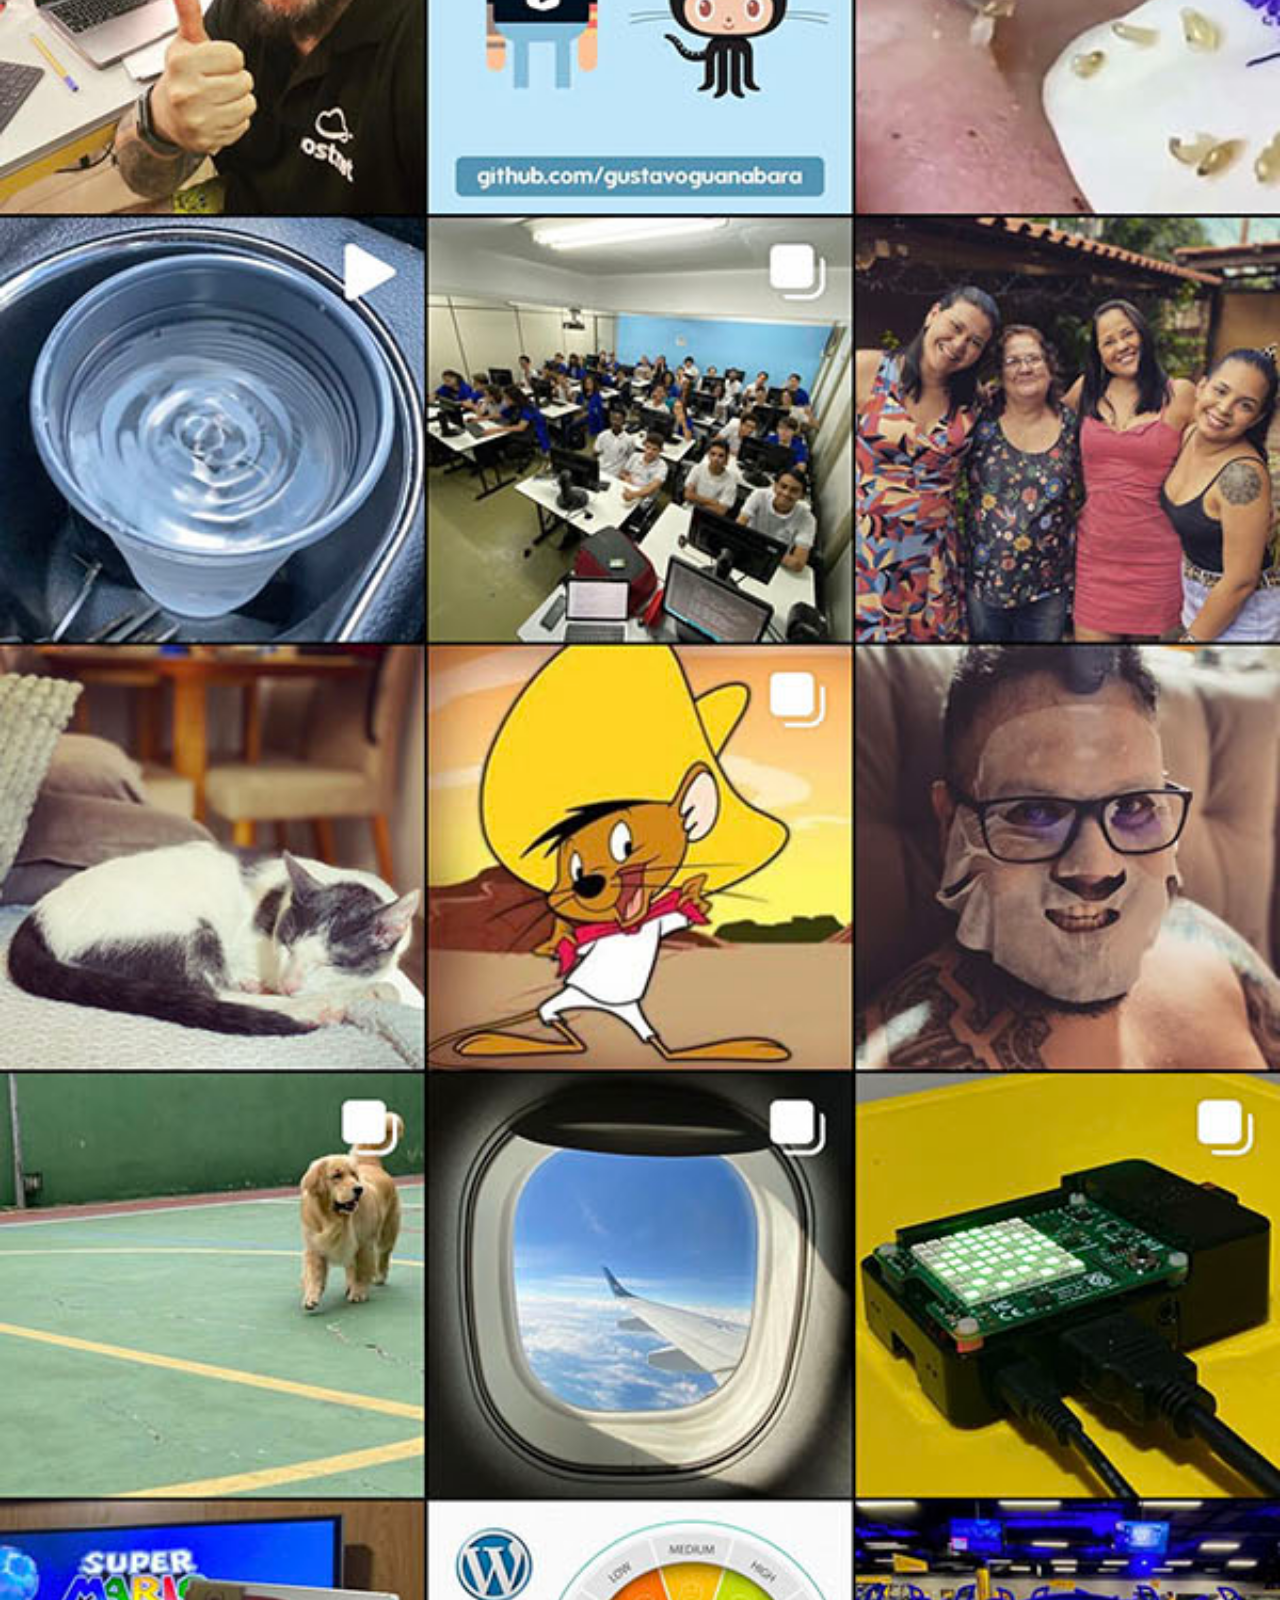
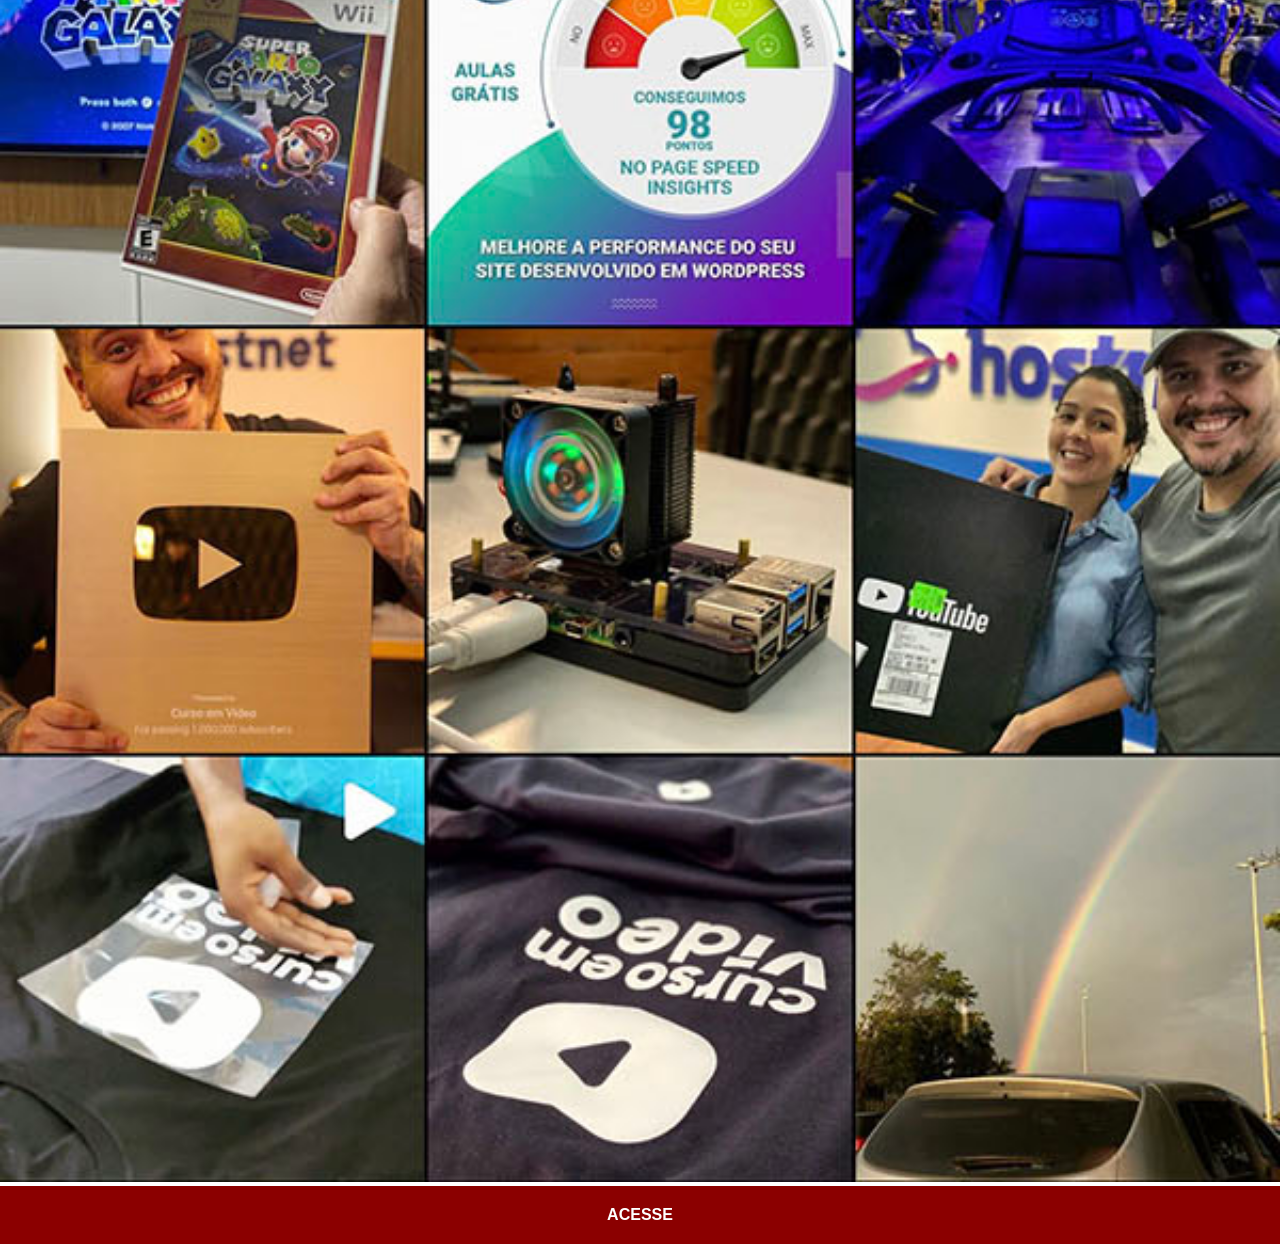
<file: instagram.html>
<!DOCTYPE html>
<html lang="pt-br">
<head>
    <meta charset="UTF-8">
    <meta name="viewport" content="width=device-width, initial-scale=1.0">
    <link rel="stylesheet" href="estilos/social.css">
    <title>instagram</title>
</head>
<body>

    <img src="imagens/tela-instagram.jpg" alt="instagram">
    <a href="https://www.instagram.com/gustavoguanabara/ target="_blank" rel="noopener noreferrer">ACESSE</a>
    
</body>
</html>
</file>
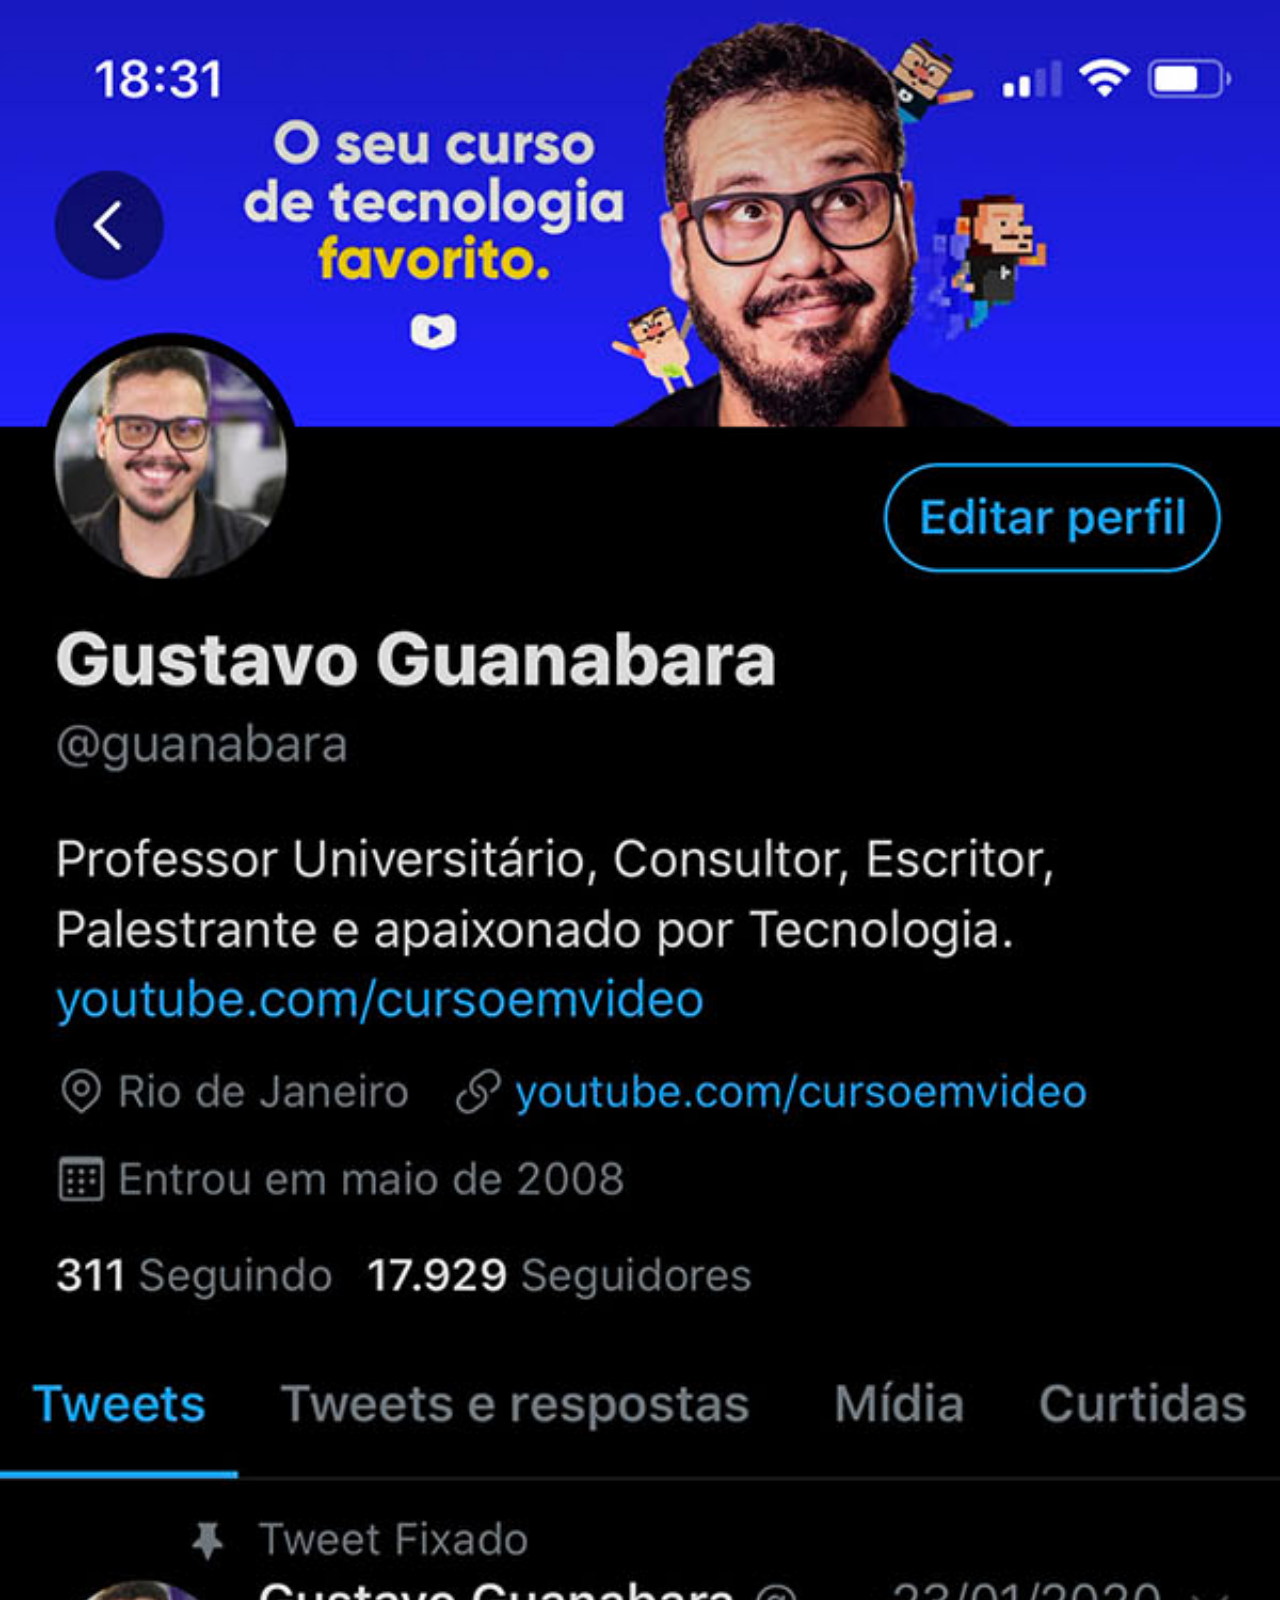
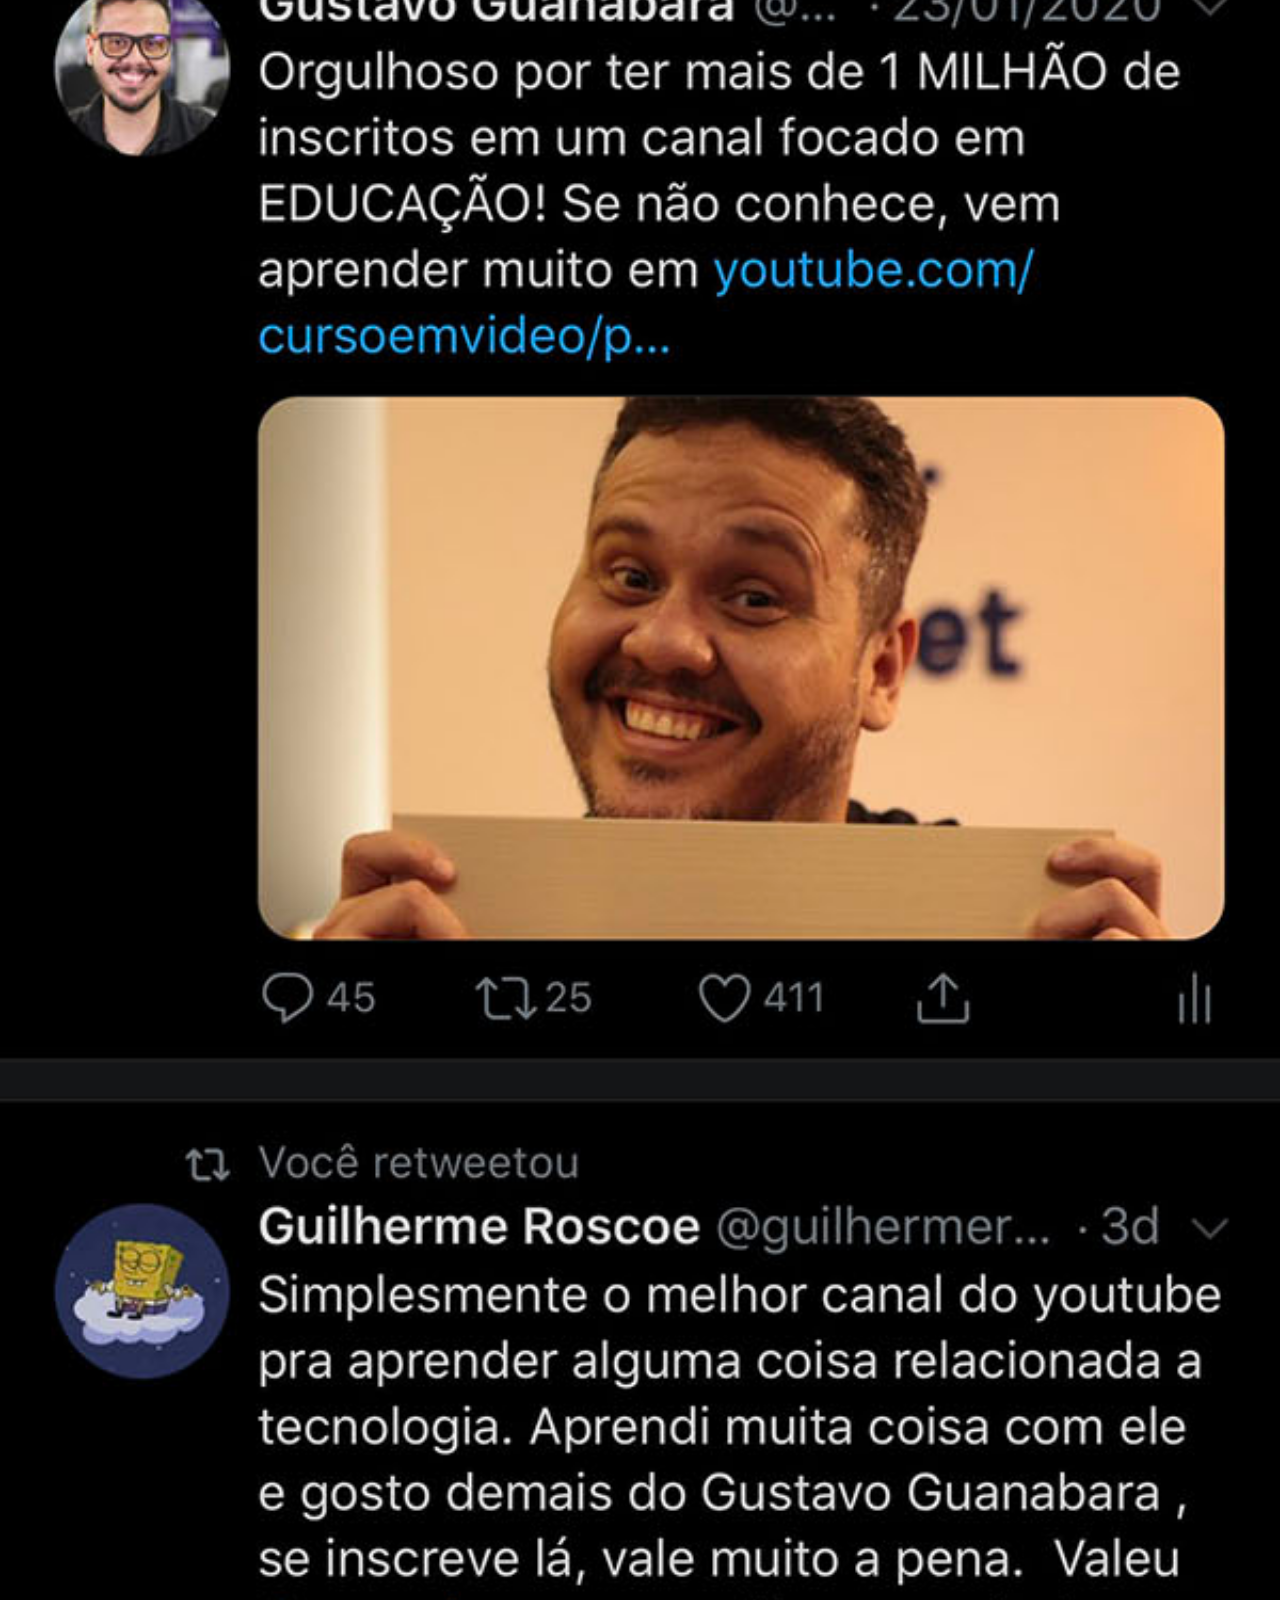
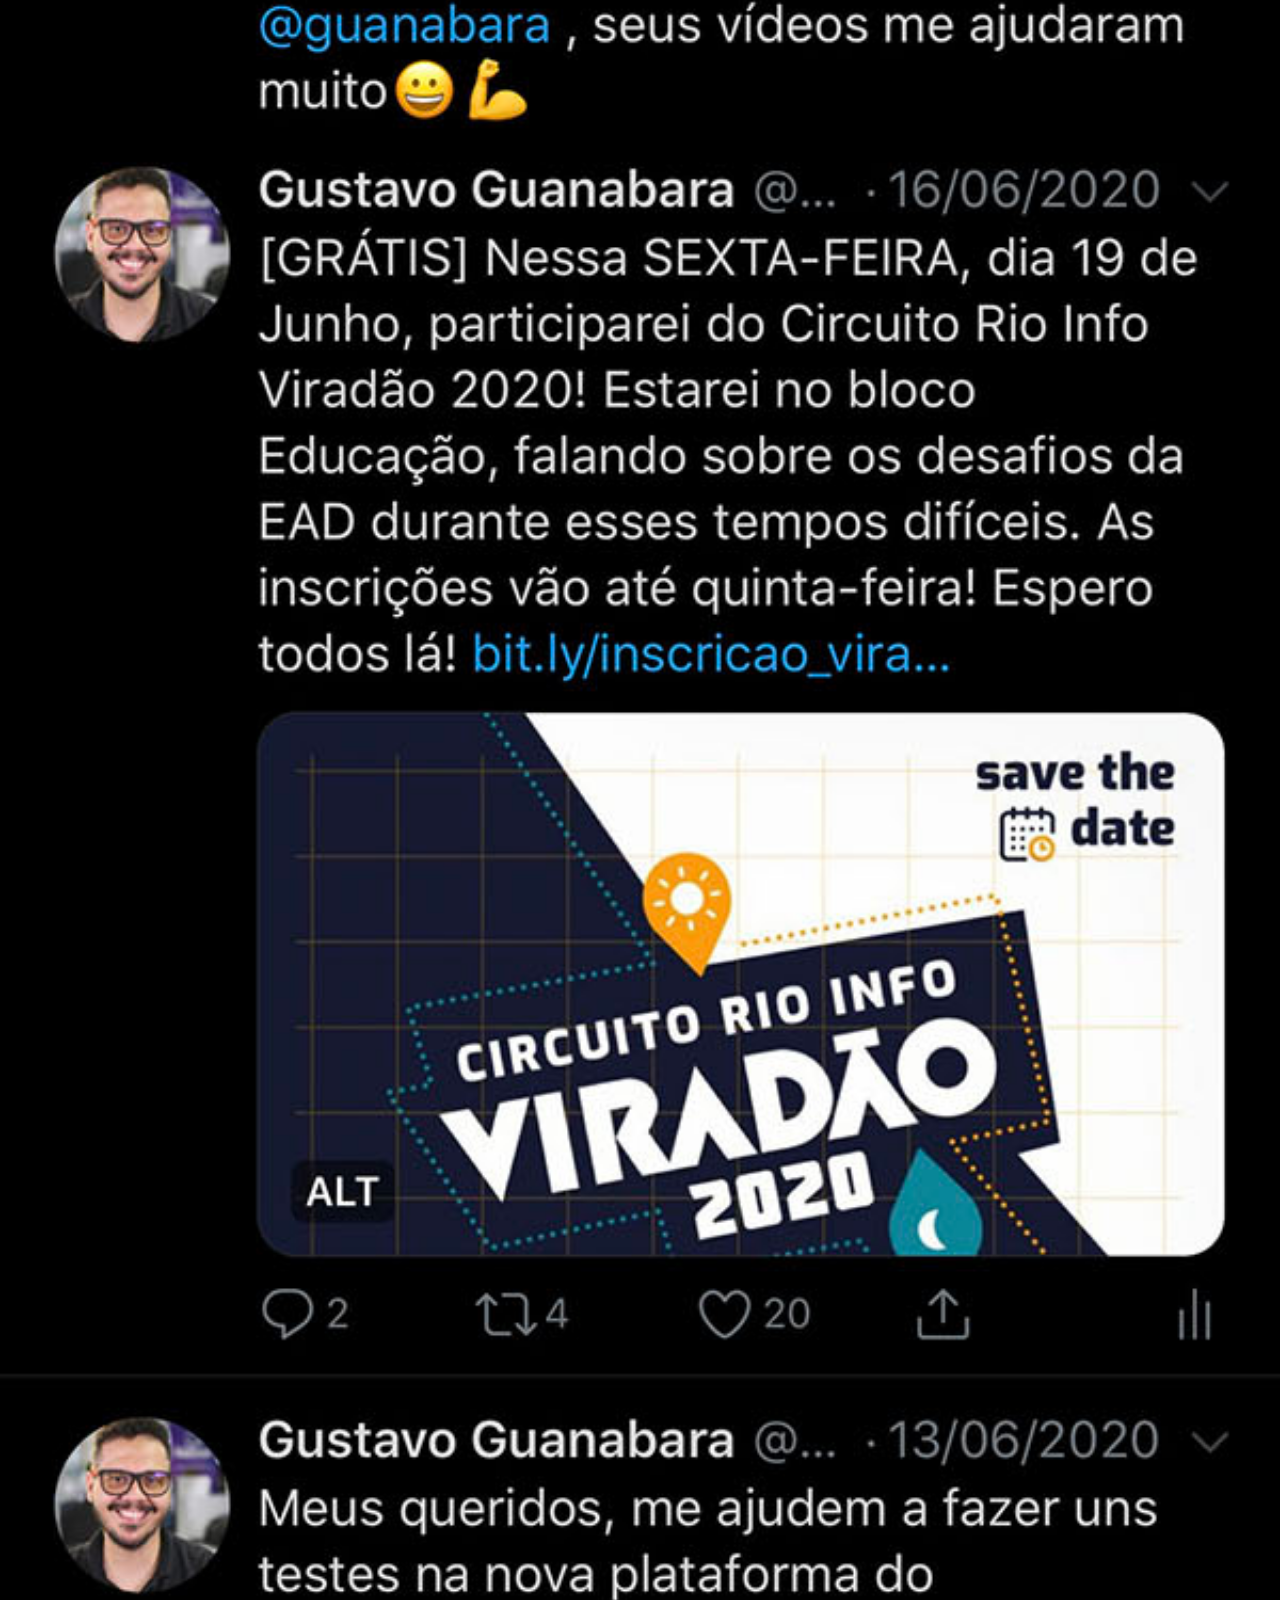
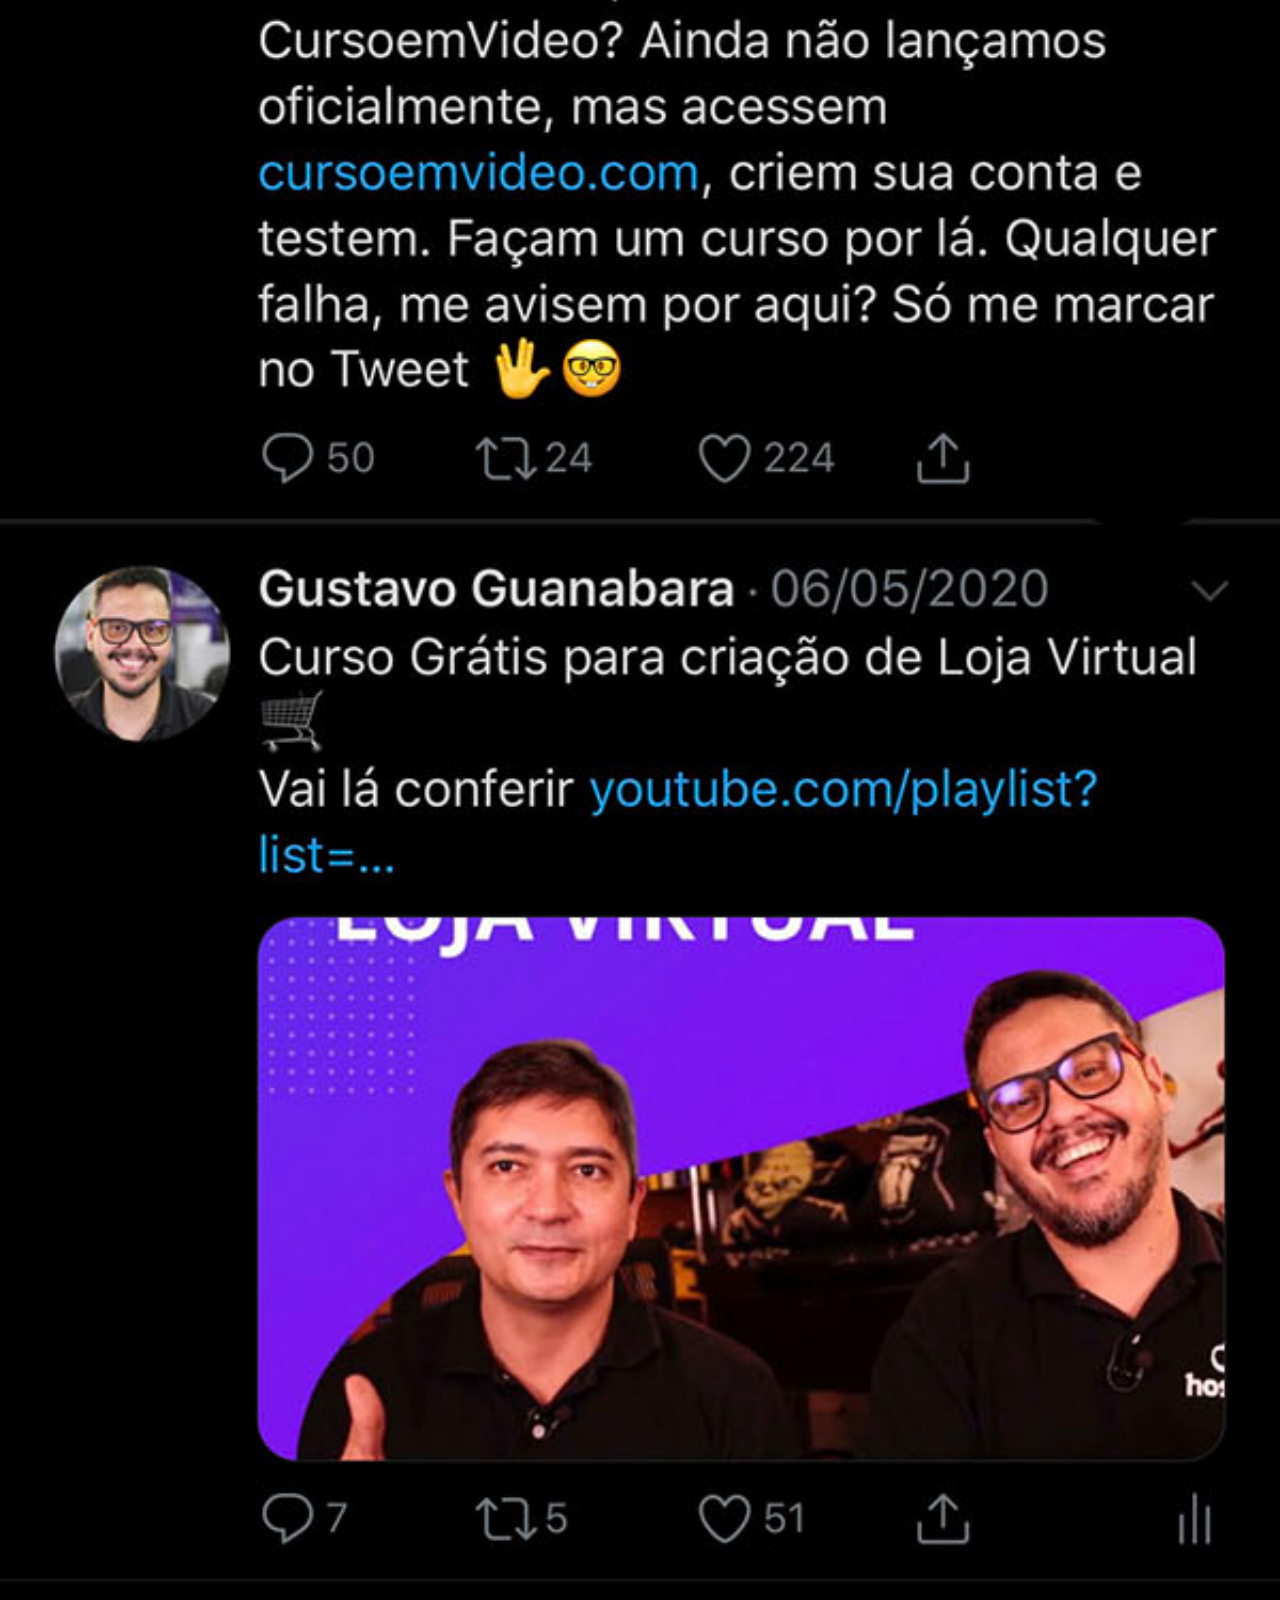
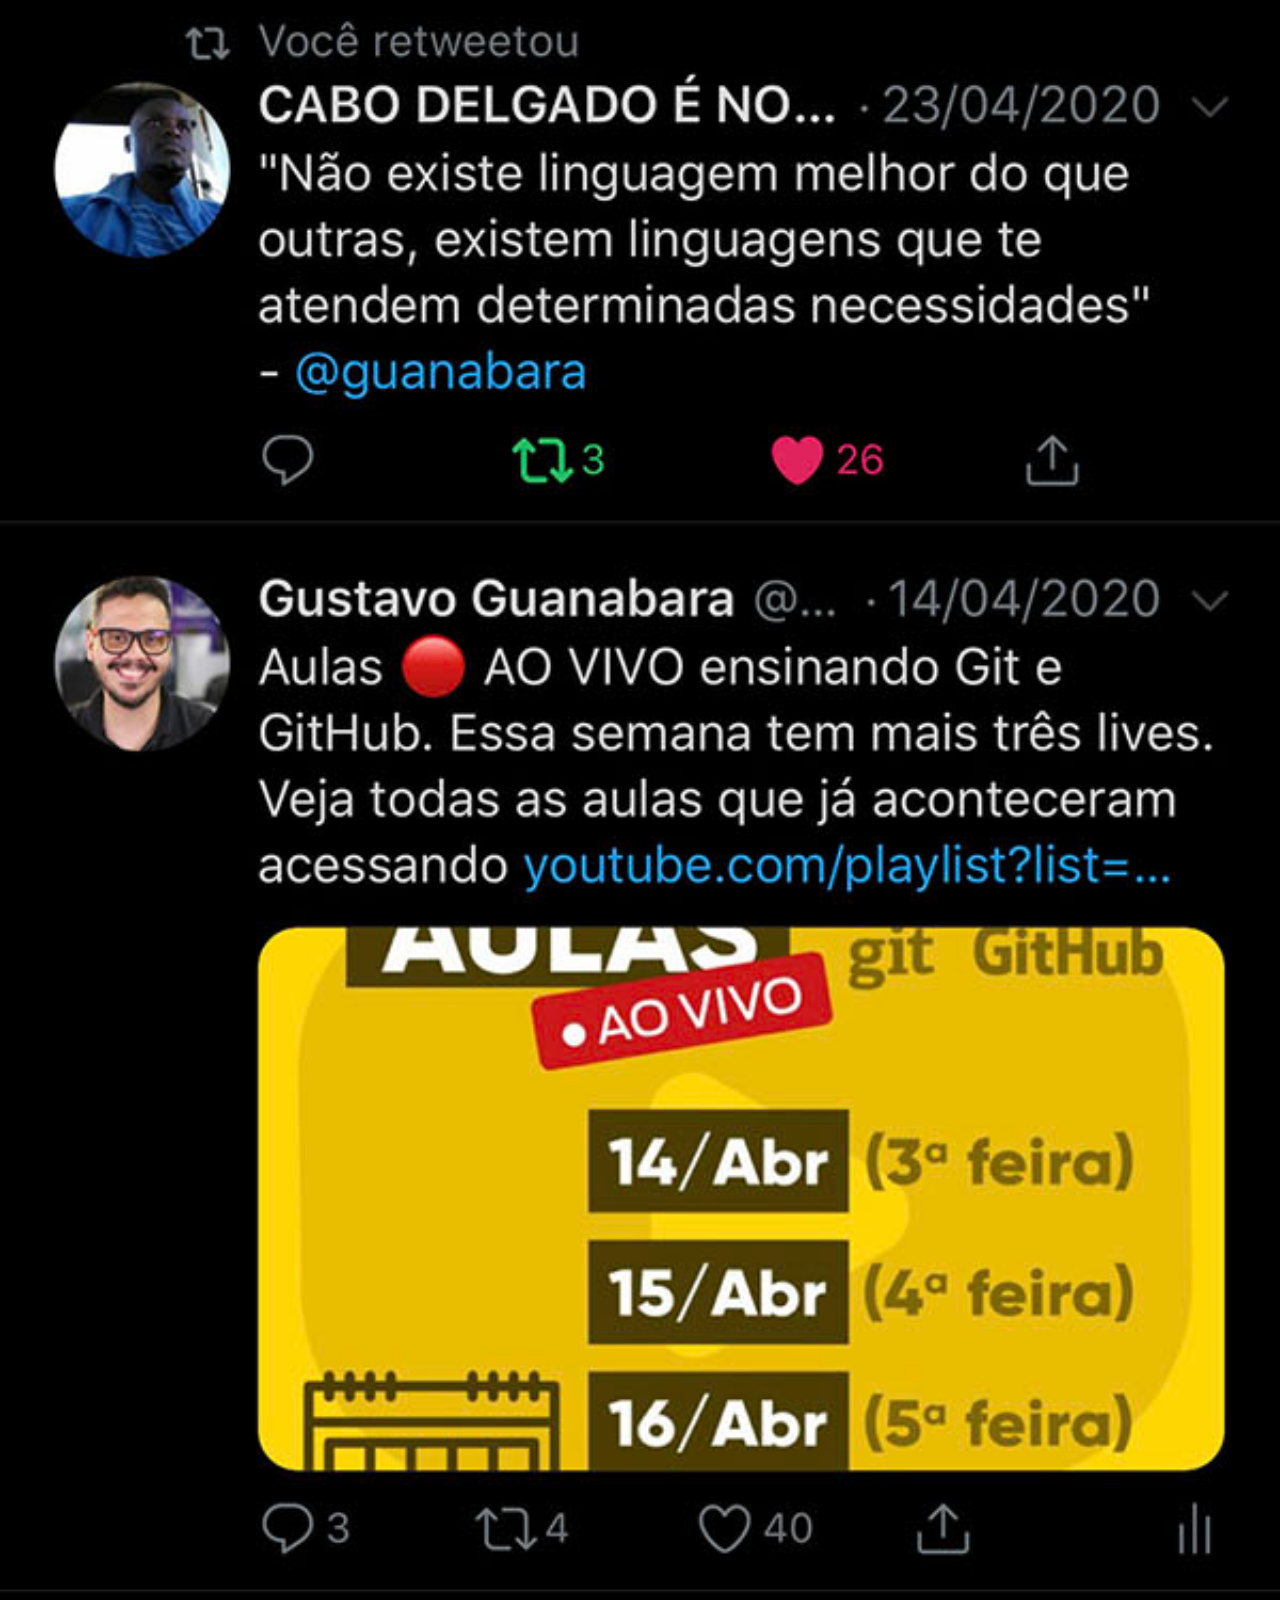
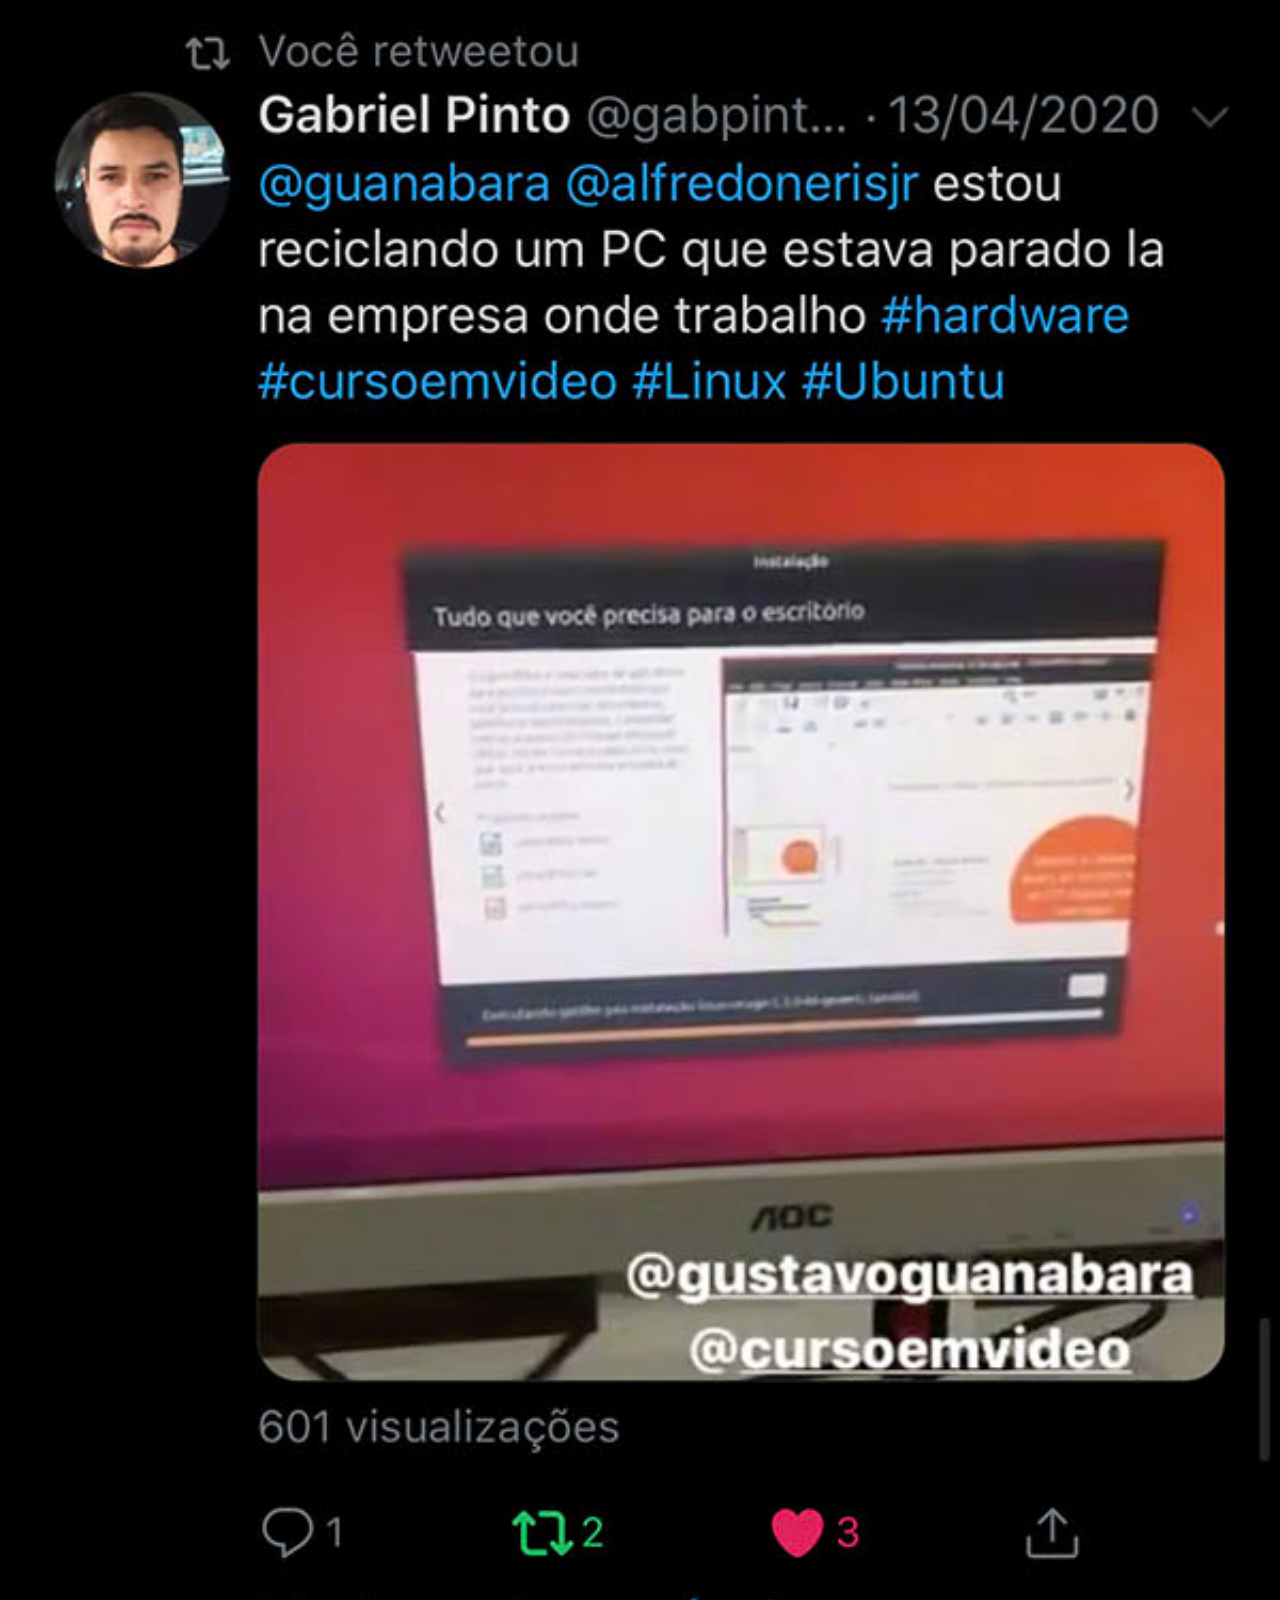
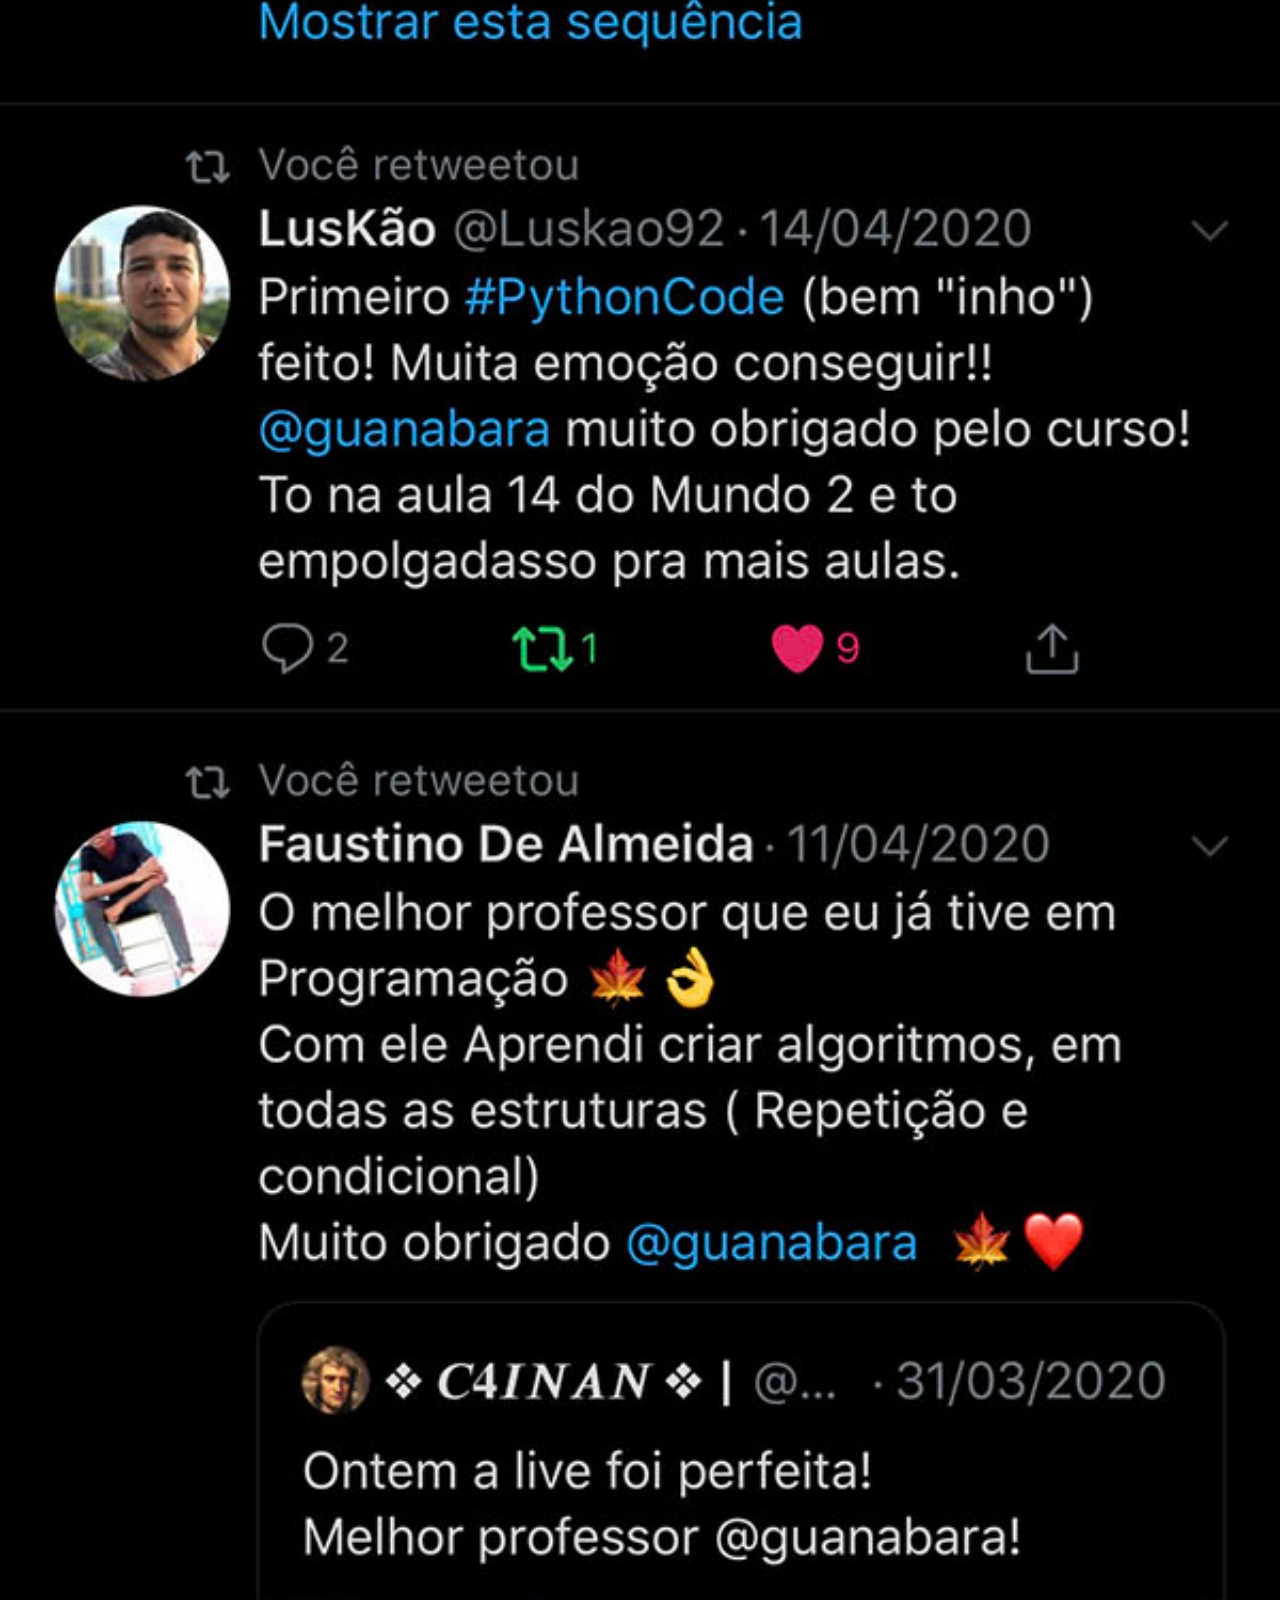
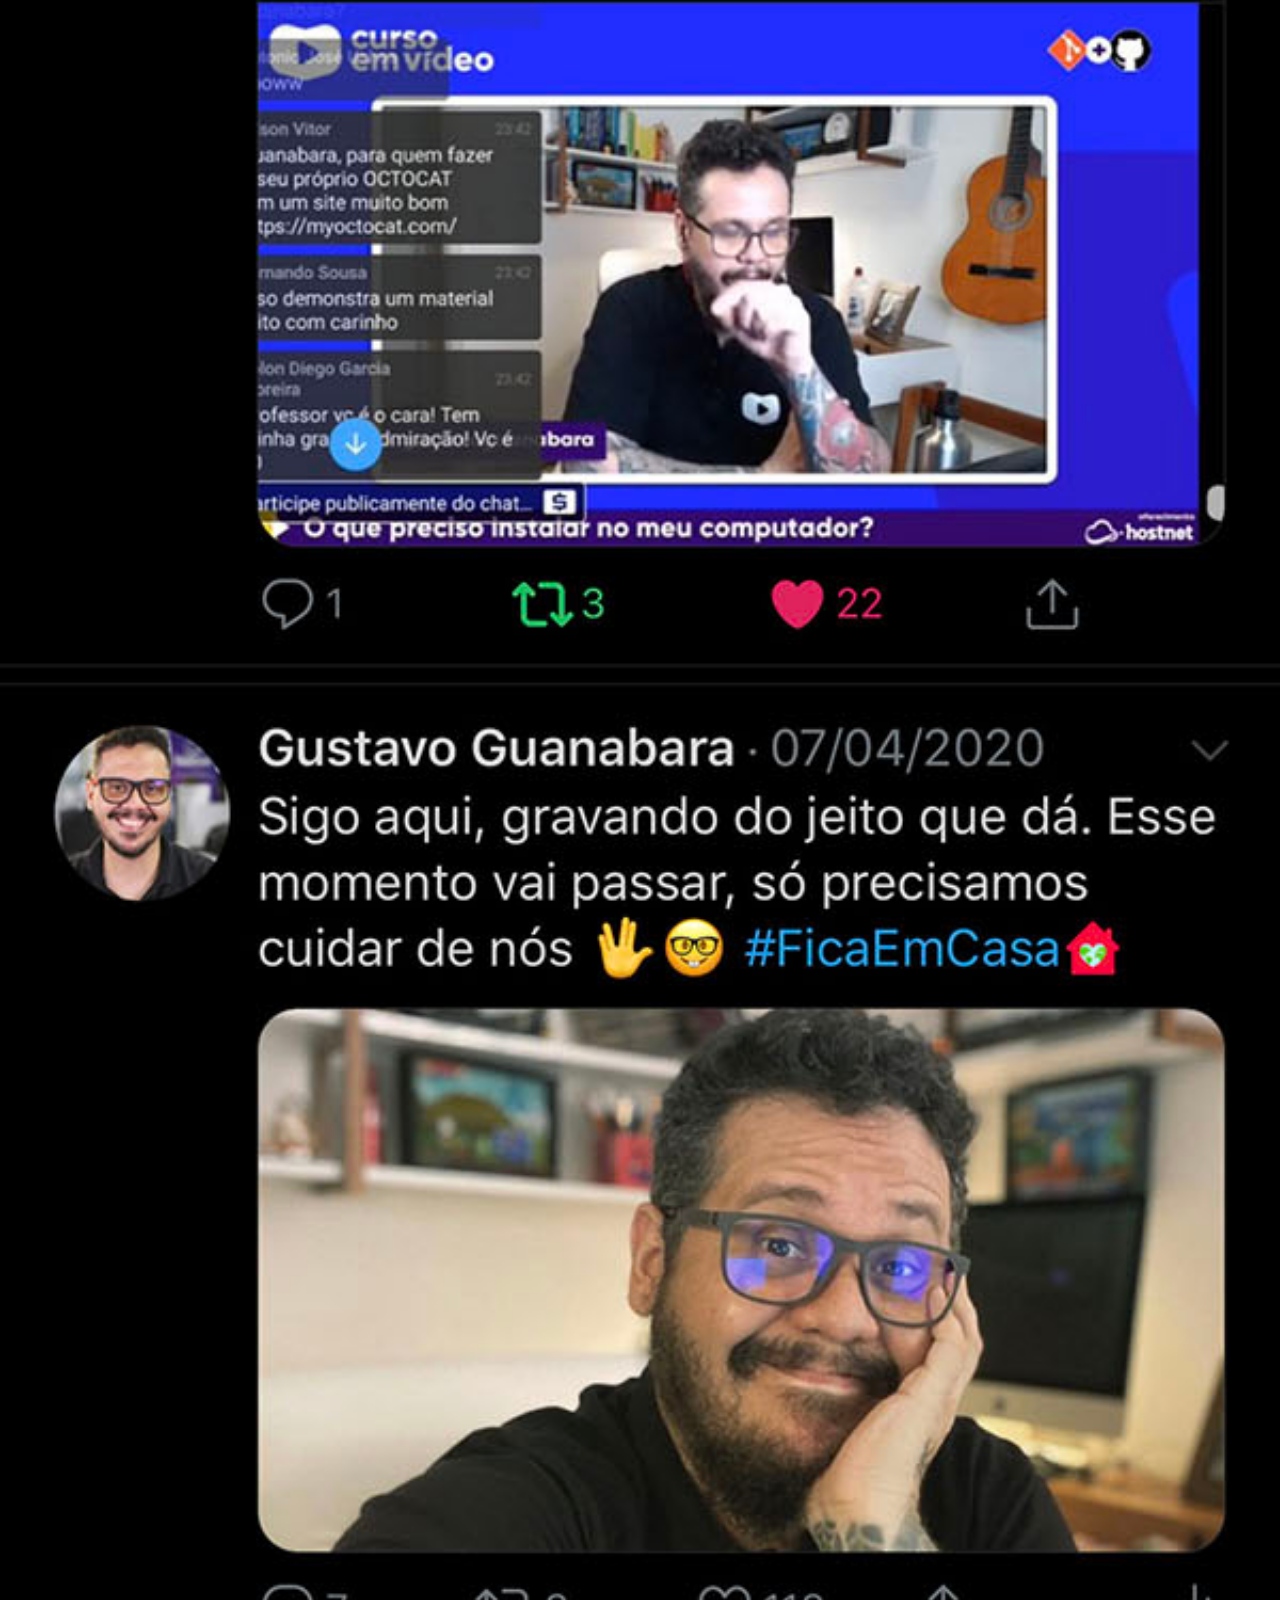
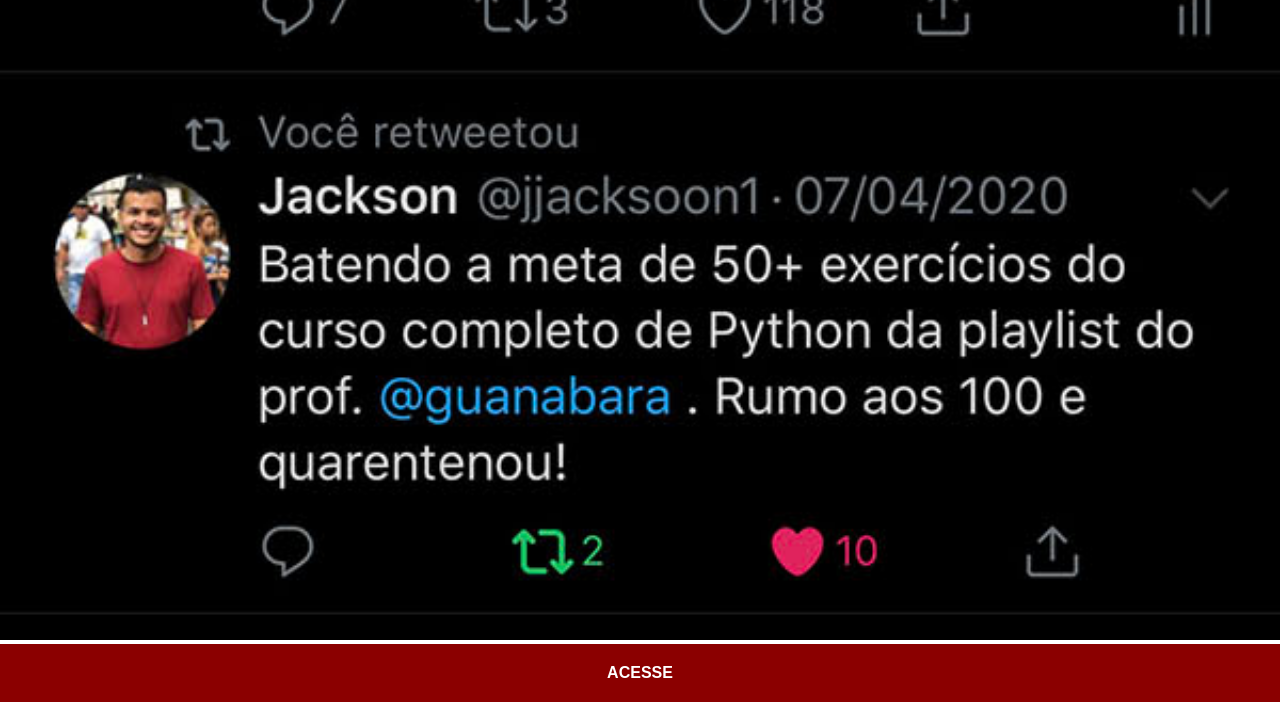
<file: twitter.html>
<!DOCTYPE html>
<html lang="pt-br">
<head>
    <meta charset="UTF-8">
    <meta name="viewport" content="width=device-width, initial-scale=1.0">
    <link rel="stylesheet" href="estilos/social.css">
    <title>Twitter</title>
</head>
<body>

    <img src="imagens/tela-twitter.jpg" alt="twitter">
    <a href="https://x.com/guanabara" target="_blank" rel="noopener noreferrer">ACESSE</a>
    
</body>
</html>
</file>
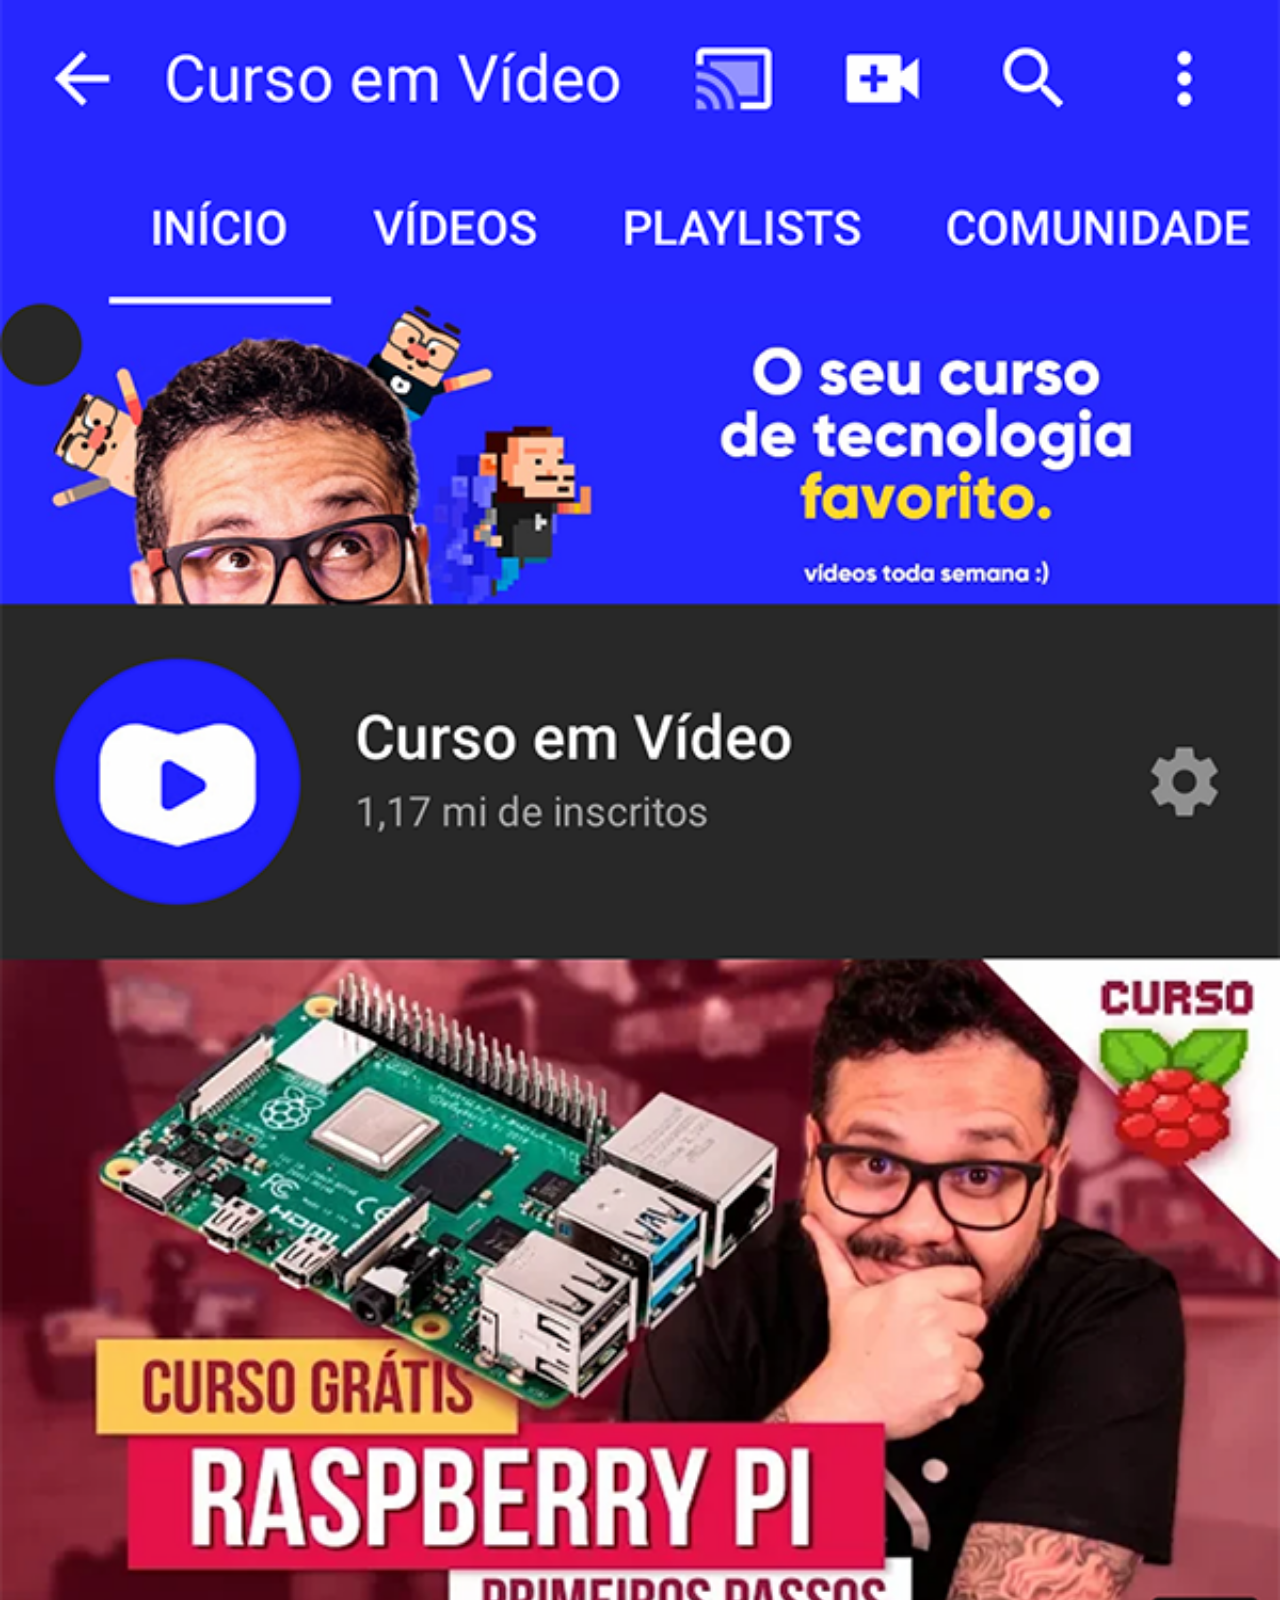
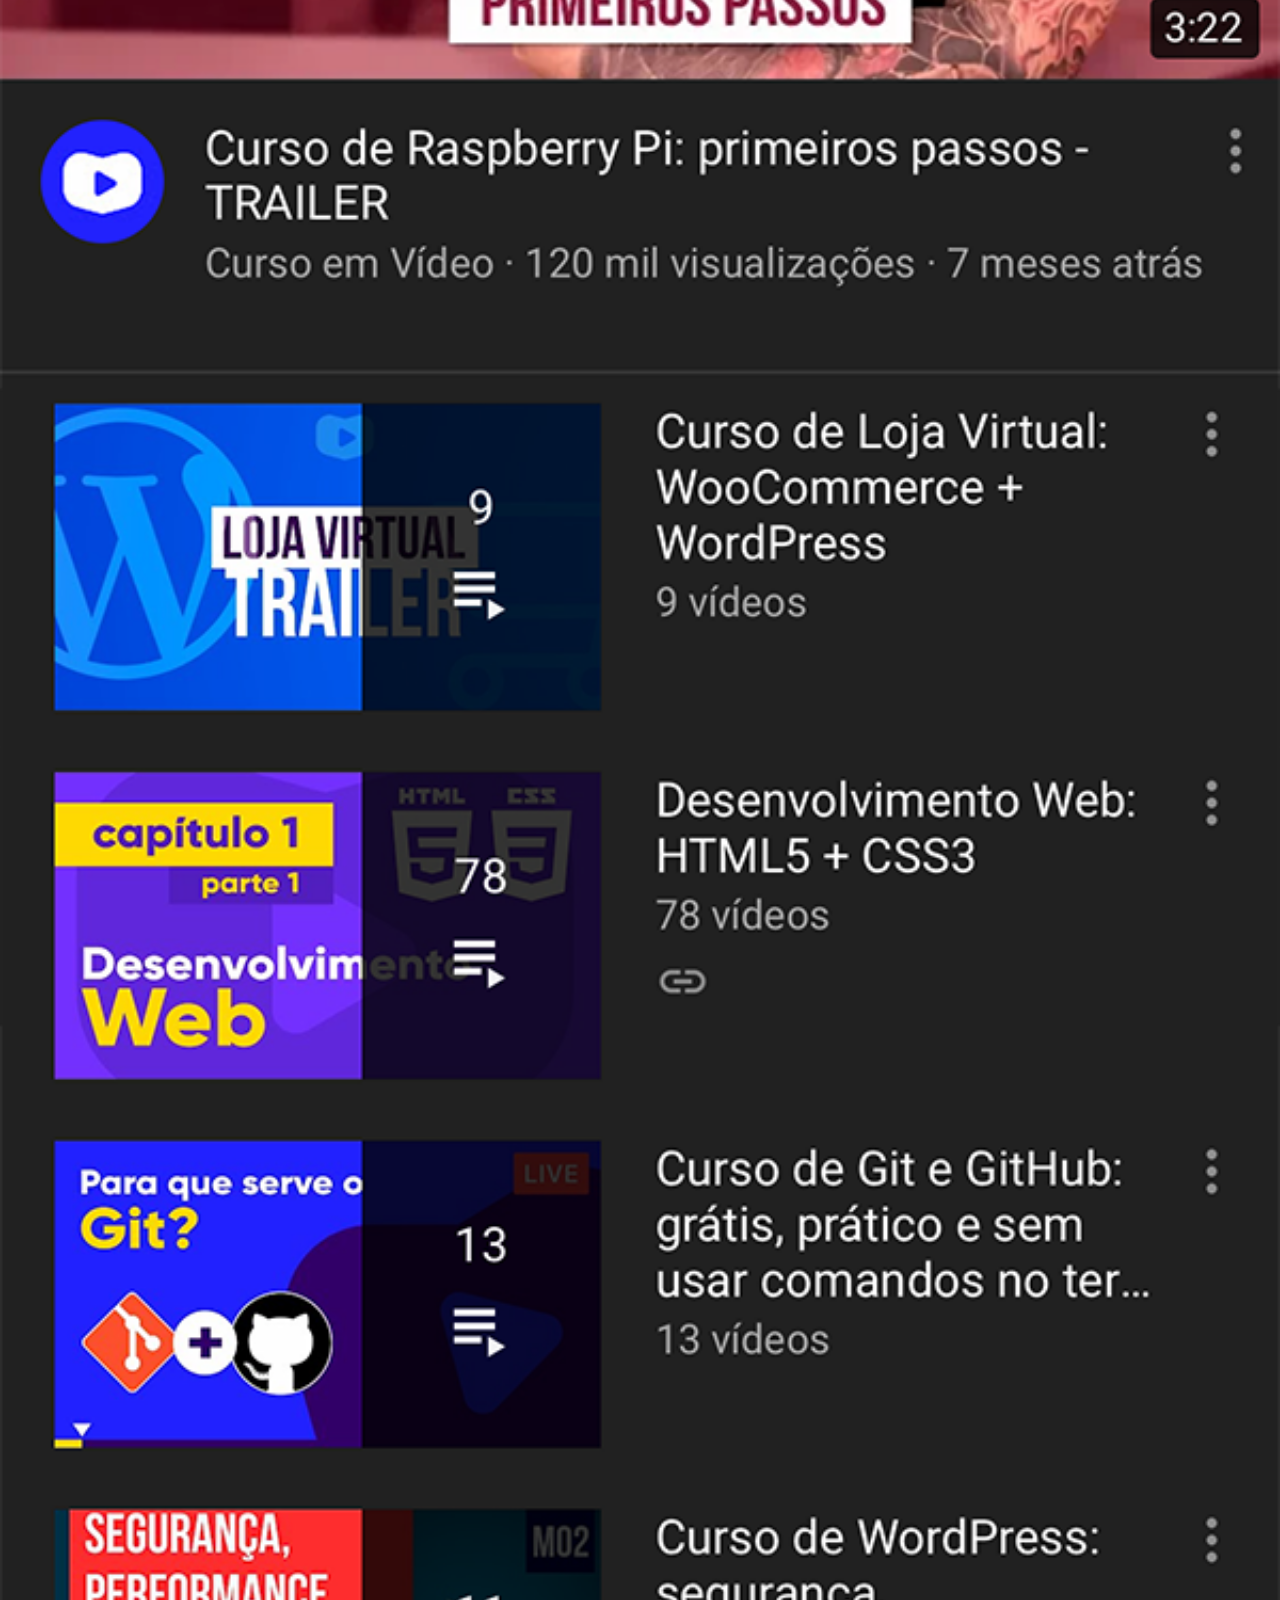
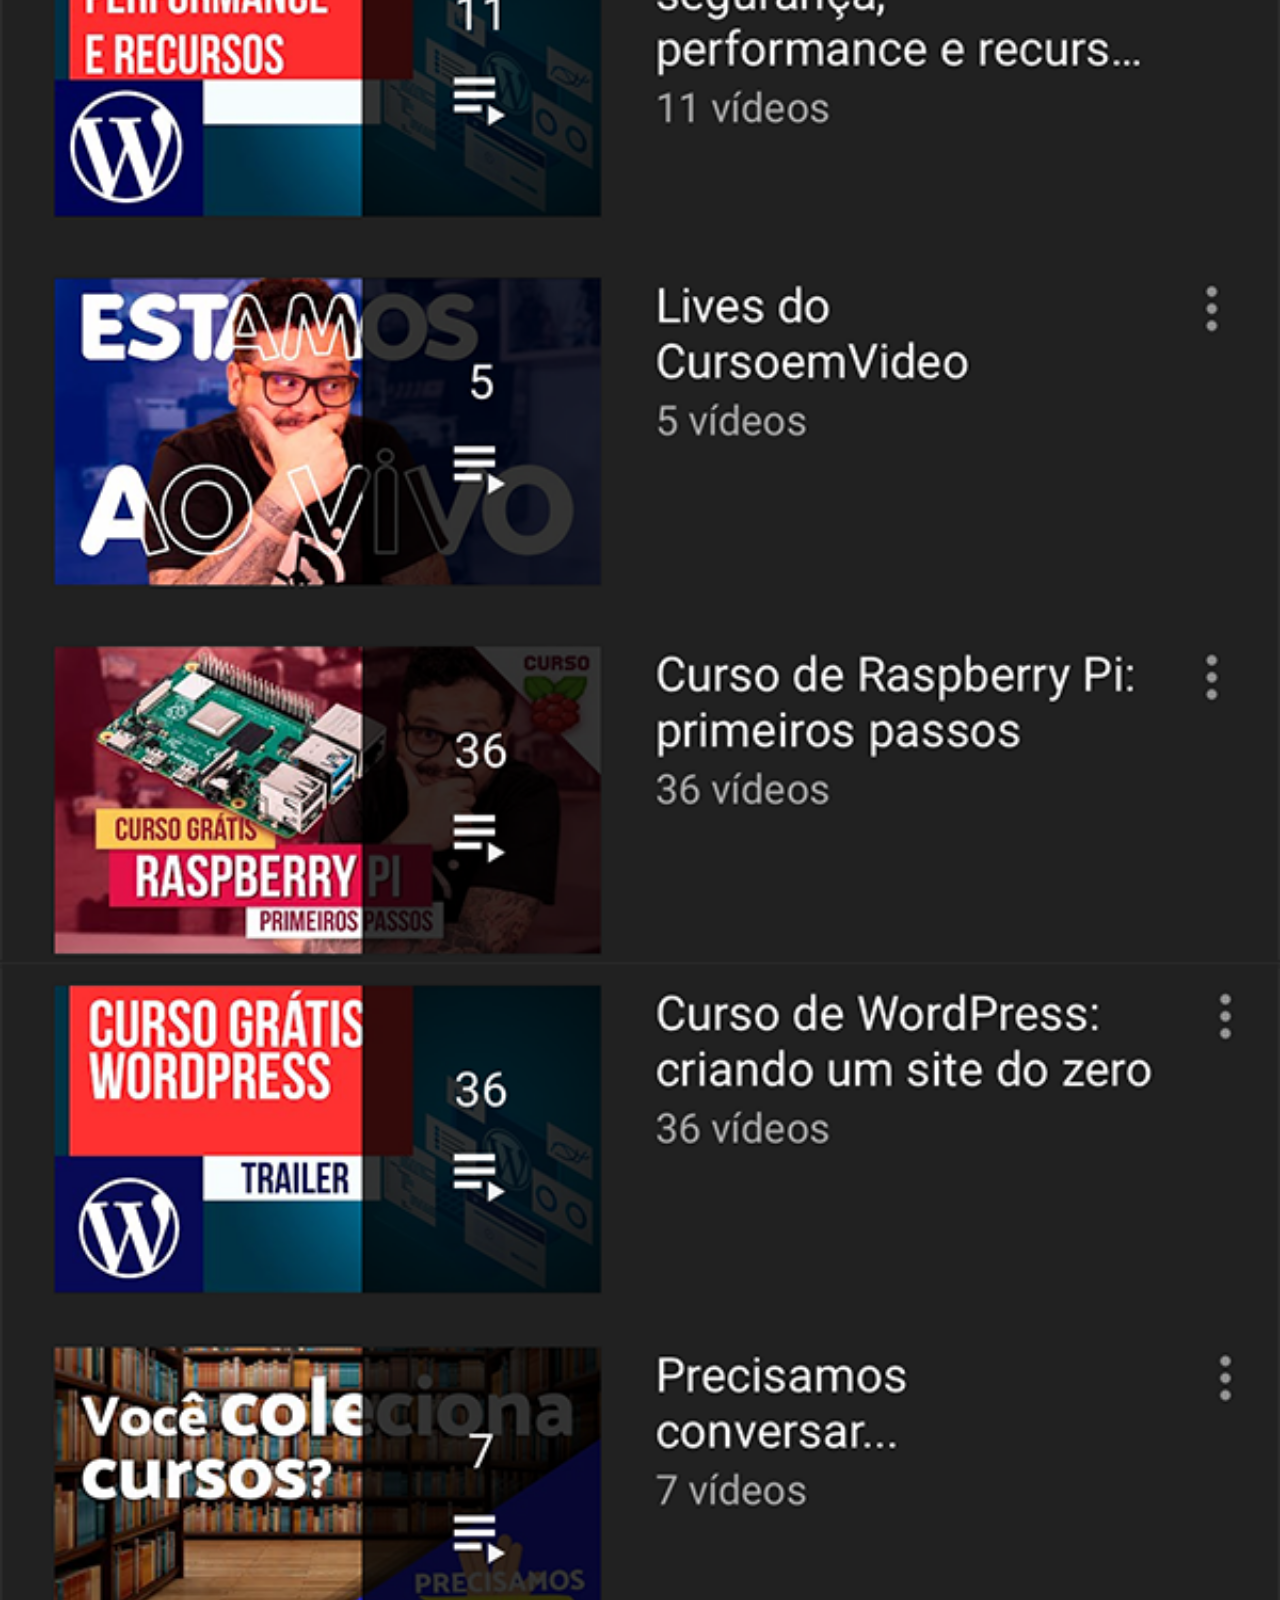
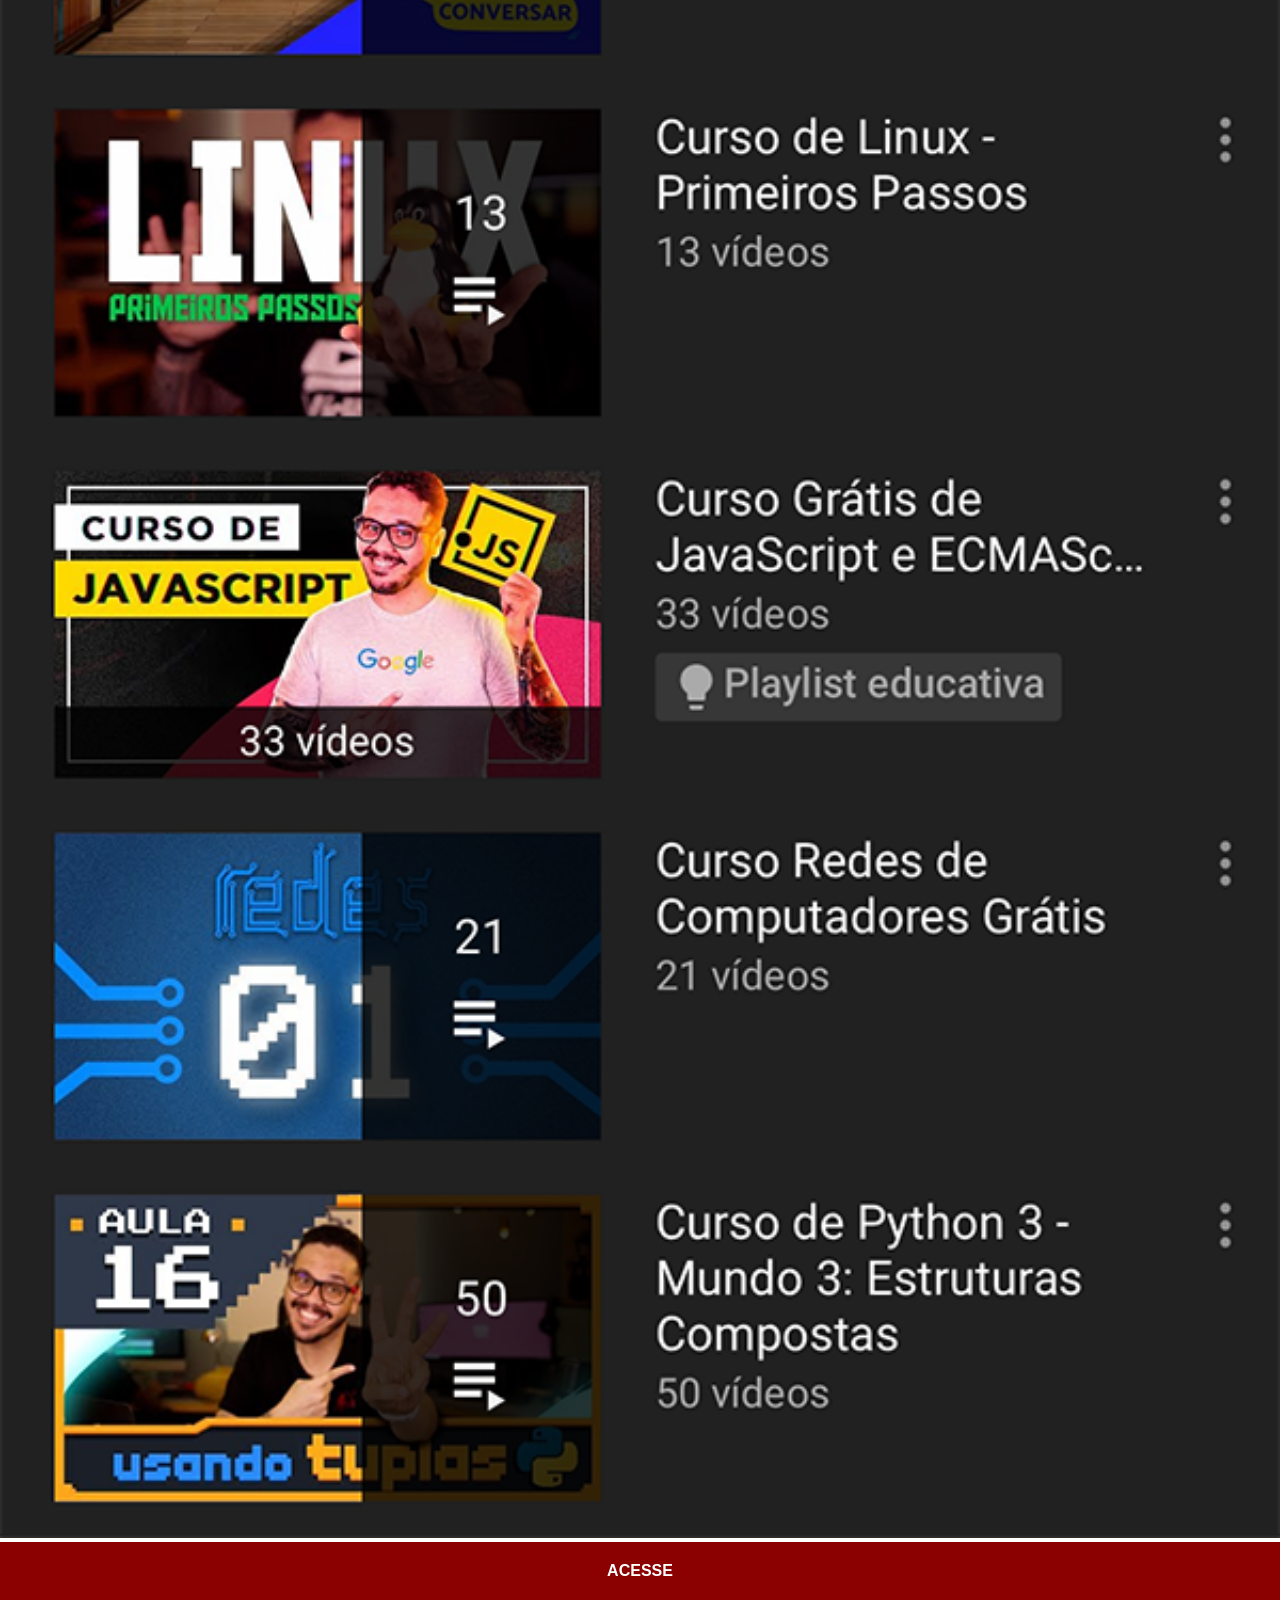
<file: youtube.html>
<!DOCTYPE html>
<html lang="pt-br">
<head>
    <meta charset="UTF-8">
    <meta name="viewport" content="width=device-width, initial-scale=1.0">
    <title>youtube</title>
</head>
    <style>
        * {
            margin: 0px;
            padding: 0px;
            font-family: Arial, Helvetica, sans-serif;
        }

        ::-webkit-scrollbar {
            width: 0px;
            height: 0px;
        }

        img {
            width: 100vw;

        }

        a {
            display: block;
            background-color: darkred;
            color: white;
            padding: 20px;
            text-align: center;
            font-weight: bolder;
            text-decoration: none;  
        }

        a:hover {
            background-color: red;
        }
    </style>
<body>
    <img src="imagens/tela-youtube.png" alt="YouTube">
    <a href="http://www.youtube.com/@cursoemvideo/playlists" target="_blank" rel="noopener noreferrer">ACESSE</a>
</body>
</html>
</file>
<file: estilos/style.css>
@charset "UTF-8";

* {
  margin: 0px;
  padding: 0px;
  font-family: Arial, Helvetica, sans-serif;
}

html,
body {
  height: 100vh;
  width: 100vw;
  background-color: black;
}

body {
  background: url(../imagens/fundo-madeira.jpg) no-repeat top center;
  background-size: cover;
  background-attachment: fixed;
}

main {
  height: 100vh;
  position: relative;
}

section#telefone {
  position: absolute;
  top: 50%;
  left: 50%;
  transform: translate(-50%, -50%);
  height: 627px;
  width: 311px;

  background: url(../imagens/frame-iphone.png) no-repeat;
}

iframe#tela {
  position: relative;
  top: 80px;
  left: 22px;
  width: 267px;
  height: 471px;
}

section#redes-sociais {
  text-align: right;
}

section#redes-sociais img {
  width: 50px;
  margin: 10px;
  border-radius: 50%; /* 50% no boder-radius deixa redondo tudo*/
  box-shadow: 2px 2px 5px rgba(0, 0, 0, 0.4);
  box-sizing: border-box;
  transition: 0.4s;
}

section#redes-sociais img:hover {
  border: 2px solid rgba(255, 255, 255, 0.6);
  transform: translate(-3px, -3px);
  box-shadow: 5px 5px 10px rgba(0, 0, 0, 0.6);
  transition: 0.4s;
}
</file>
<file: estilos/social.css>
@charset "UTF-8";

* {
  margin: 0px;
  padding: 0px;
  font-family: Arial, Helvetica, sans-serif;
}


::-webkit-scrollbar {
  width: 0px;
  height: 0px;
}

img {
  width: 100vw;
}

a {
  display: block;
  background-color: darkred;
  color: white;
  padding: 20px;
  text-align: center;
  font-weight: bolder;
  text-decoration: none;
}

a:hover {
  background-color: red;
}
</file>
